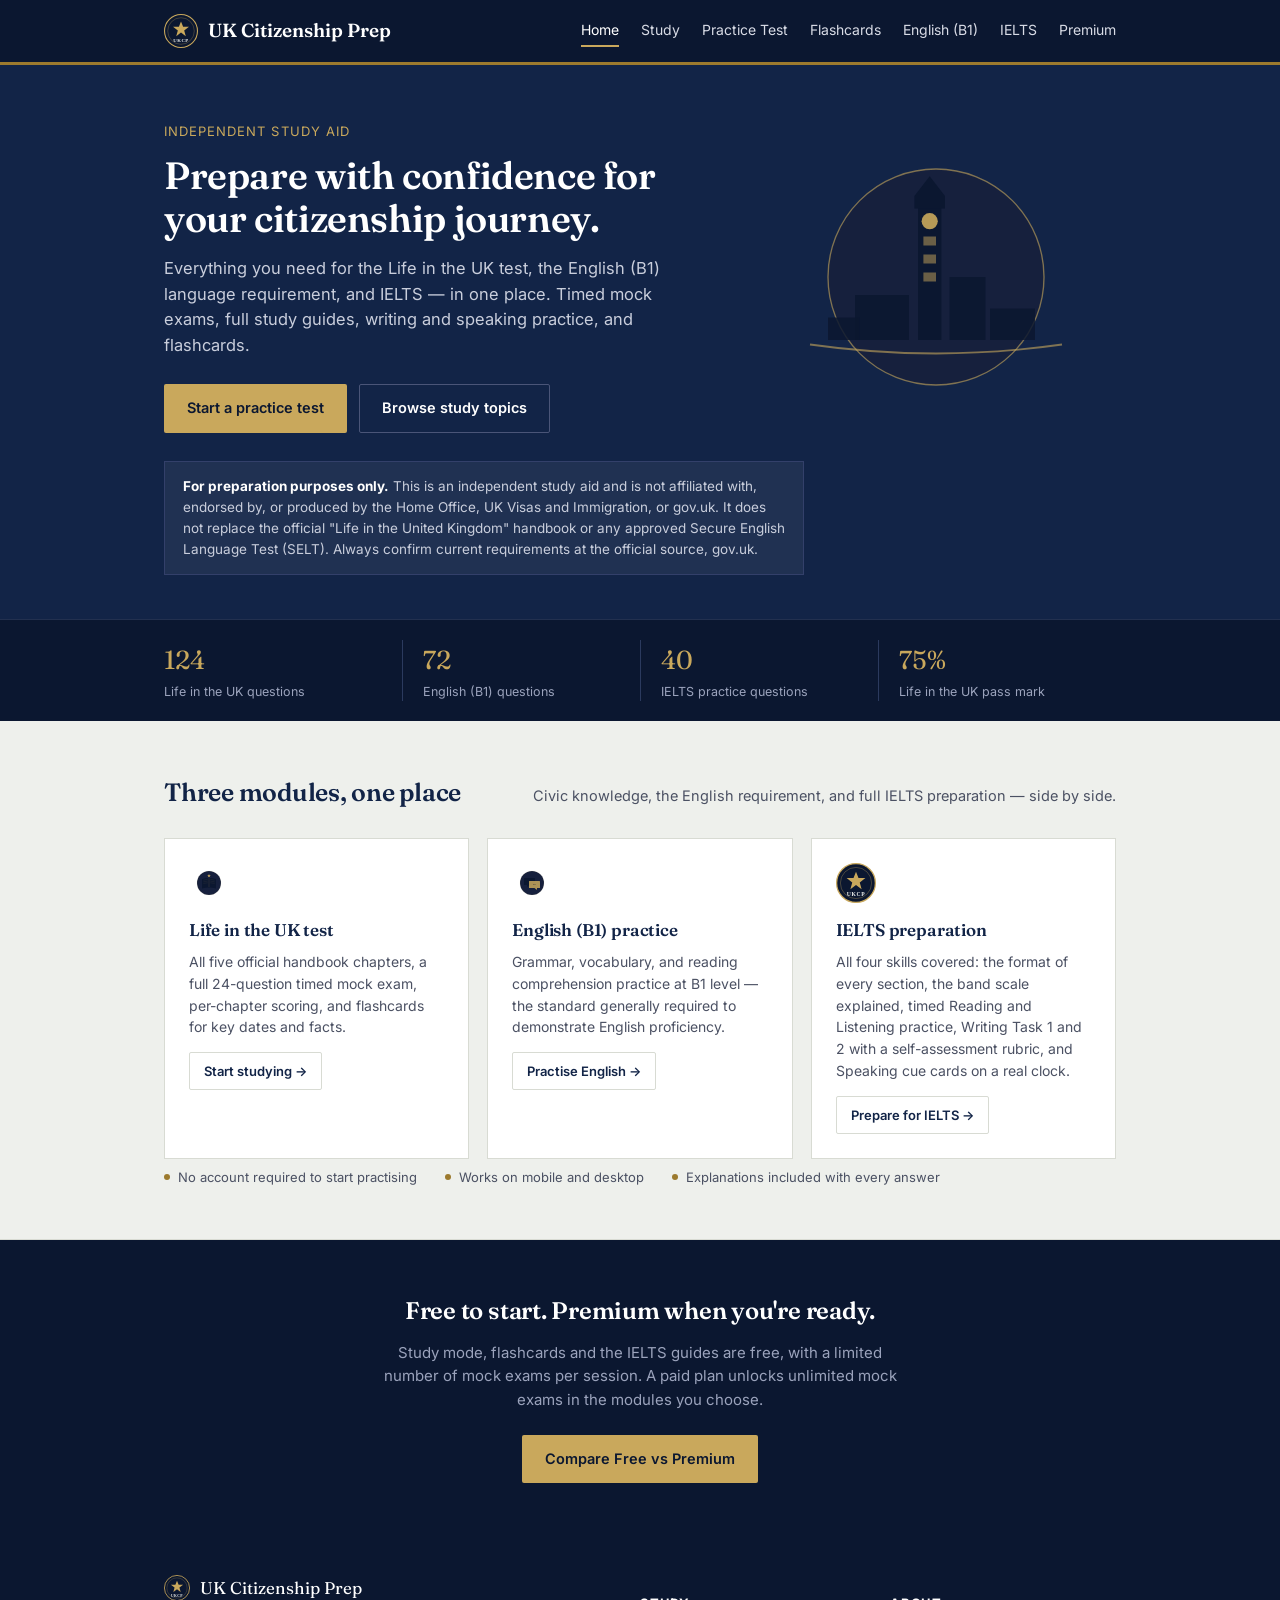
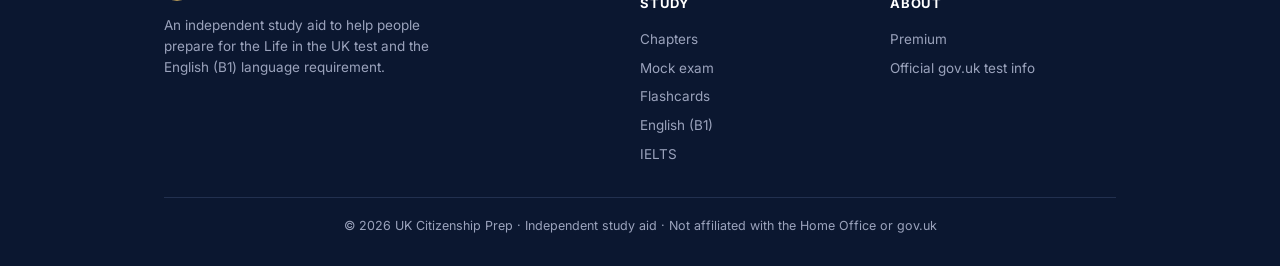
<file: index.html>
<!DOCTYPE html>
<html lang="en">
<head>
<meta charset="UTF-8">
<meta name="viewport" content="width=device-width, initial-scale=1.0">
<title>UK Citizenship Prep — Life in the UK, English (B1) &amp; IELTS Practice</title>
<meta name="description" content="Independent study aid for the Life in the UK test, the English (B1) language requirement and IELTS — mock exams, study guides, writing and speaking practice, and flashcards.">
<link rel="icon" href="assets/logo-mark.svg" type="image/svg+xml">
<link rel="preconnect" href="https://fonts.googleapis.com">
<link rel="preconnect" href="https://fonts.gstatic.com" crossorigin>
<link href="https://fonts.googleapis.com/css2?family=Fraunces:opsz,wght@9..144,400;9..144,500;9..144,600;9..144,700&family=Inter:wght@400;500;600;700&display=swap" rel="stylesheet">
<link rel="stylesheet" href="assets/style.css">
</head>
<body data-page="home">

<header class="site-header">
  <div class="site-header-inner">
    <a class="brand" href="index.html"><img src="assets/logo-mark.svg" alt="UK Citizenship Prep logo"> UK Citizenship Prep</a>
    <nav class="nav" id="mainNav">
      <a href="index.html" data-page="home">Home</a>
      <a href="study.html" data-page="study">Study</a>
      <a href="practice.html" data-page="practice">Practice Test</a>
      <a href="flashcards.html" data-page="flashcards">Flashcards</a>
      <a href="english.html" data-page="english">English (B1)</a>
      <a href="ielts.html" data-page="ielts">IELTS</a>
      <a href="premium.html" data-page="premium">Premium</a>
    </nav>
    <button class="nav-mobile-toggle" id="navToggle" aria-expanded="false" aria-controls="mainNav" aria-label="Toggle navigation menu">Menu</button>
  </div>
</header>

<section class="hero">
  <div class="hero-inner">
    <div class="hero-grid">
      <div>
        <div class="kicker">Independent Study Aid</div>
        <h1>Prepare with confidence for your citizenship journey.</h1>
        <p class="lead">Everything you need for the Life in the UK test, the English (B1) language requirement, and IELTS — in one place. Timed mock exams, full study guides, writing and speaking practice, and flashcards.</p>
        <div class="cta-row">
          <a class="btn btn-gold" href="practice.html">Start a practice test</a>
          <a class="btn btn-outline" href="study.html">Browse study topics</a>
        </div>
      </div>
      <img class="hero-art" src="assets/illus-parliament.svg" alt="Illustration of the Westminster skyline">
    </div>
    <div class="disclaimer">
      <strong>For preparation purposes only.</strong> This is an independent study aid and is not affiliated with, endorsed by, or produced by the Home Office, UK Visas and Immigration, or gov.uk. It does not replace the official "Life in the United Kingdom" handbook or any approved Secure English Language Test (SELT). Always confirm current requirements at the official source, gov.uk.
    </div>
  </div>
</section>

<div class="infostrip">
  <div class="infostrip-inner">
    <div class="infostrip-item"><div class="infostrip-num">124</div><div class="infostrip-label">Life in the UK questions</div></div>
    <div class="infostrip-item"><div class="infostrip-num">72</div><div class="infostrip-label">English (B1) questions</div></div>
    <div class="infostrip-item"><div class="infostrip-num">40</div><div class="infostrip-label">IELTS practice questions</div></div>
    <div class="infostrip-item"><div class="infostrip-num">75%</div><div class="infostrip-label">Life in the UK pass mark</div></div>
  </div>
</div>

<section class="panel">
  <div class="container">
    <div class="section-head">
      <h2>Three modules, one place</h2>
      <div class="sub">Civic knowledge, the English requirement, and full IELTS preparation — side by side.</div>
    </div>
    <div class="card-grid">
      <div class="feature-card">
        <img class="icon" src="assets/illus-book.svg" alt="" style="width:40px;height:40px;border-radius:4px;">
        <h3>Life in the UK test</h3>
        <p>All five official handbook chapters, a full 24-question timed mock exam, per-chapter scoring, and flashcards for key dates and facts.</p>
        <a class="btn btn-outline-navy btn-sm" href="study.html">Start studying →</a>
      </div>
      <div class="feature-card">
        <img class="icon" src="assets/illus-speech.svg" alt="" style="width:40px;height:40px;border-radius:4px;">
        <h3>English (B1) practice</h3>
        <p>Grammar, vocabulary, and reading comprehension practice at B1 level — the standard generally required to demonstrate English proficiency.</p>
        <a class="btn btn-outline-navy btn-sm" href="english.html">Practise English →</a>
      </div>
      <div class="feature-card">
        <img class="icon" src="assets/logo-mark.svg" alt="" style="width:40px;height:40px;">
        <h3>IELTS preparation</h3>
        <p>All four skills covered: the format of every section, the band scale explained, timed Reading and Listening practice, Writing Task 1 and 2 with a self-assessment rubric, and Speaking cue cards on a real clock.</p>
        <a class="btn btn-outline-navy btn-sm" href="ielts.html">Prepare for IELTS →</a>
      </div>
    </div>
    <div class="trust-row">
      <div class="trust-item"><span class="dot"></span>No account required to start practising</div>
      <div class="trust-item"><span class="dot"></span>Works on mobile and desktop</div>
      <div class="trust-item"><span class="dot"></span>Explanations included with every answer</div>
    </div>
  </div>
</section>

<section class="panel premium-band" style="border-bottom:none;">
  <div class="container" style="text-align:center;">
    <h2 style="color:#fff;">Free to start. Premium when you're ready.</h2>
    <p style="color:#9BA3BC;max-width:520px;margin:12px auto 24px;font-size:15px;">Study mode, flashcards and the IELTS guides are free, with a limited number of mock exams per session. A paid plan unlocks unlimited mock exams in the modules you choose.</p>
    <a class="btn btn-gold" href="premium.html">Compare Free vs Premium</a>
  </div>
</section>

<footer class="site-footer">
  <div class="container">
    <div class="footer-grid">
      <div>
        <div class="footer-brand"><img src="assets/logo-mark.svg" alt=""> UK Citizenship Prep</div>
        <p style="font-size:13.5px;max-width:280px;">An independent study aid to help people prepare for the Life in the UK test and the English (B1) language requirement.</p>
      </div>
      <div class="footer-col">
        <h4>Study</h4>
        <a href="study.html">Chapters</a>
        <a href="practice.html">Mock exam</a>
        <a href="flashcards.html">Flashcards</a>
        <a href="english.html">English (B1)</a>
        <a href="ielts.html">IELTS</a>
      </div>
      <div class="footer-col">
        <h4>About</h4>
        <a href="premium.html">Premium</a>
        <a href="https://www.gov.uk/life-in-the-uk-test" target="_blank" rel="noopener">Official gov.uk test info</a>
      </div>
    </div>
    <div class="footer-bottom">
      © <span id="footerYear"></span> UK Citizenship Prep · Independent study aid · Not affiliated with the Home Office or gov.uk
    </div>
  </div>
</footer>

<div id="modalRoot"></div>
<script src="assets/app.js"></script>
</body>
</html>
</file>
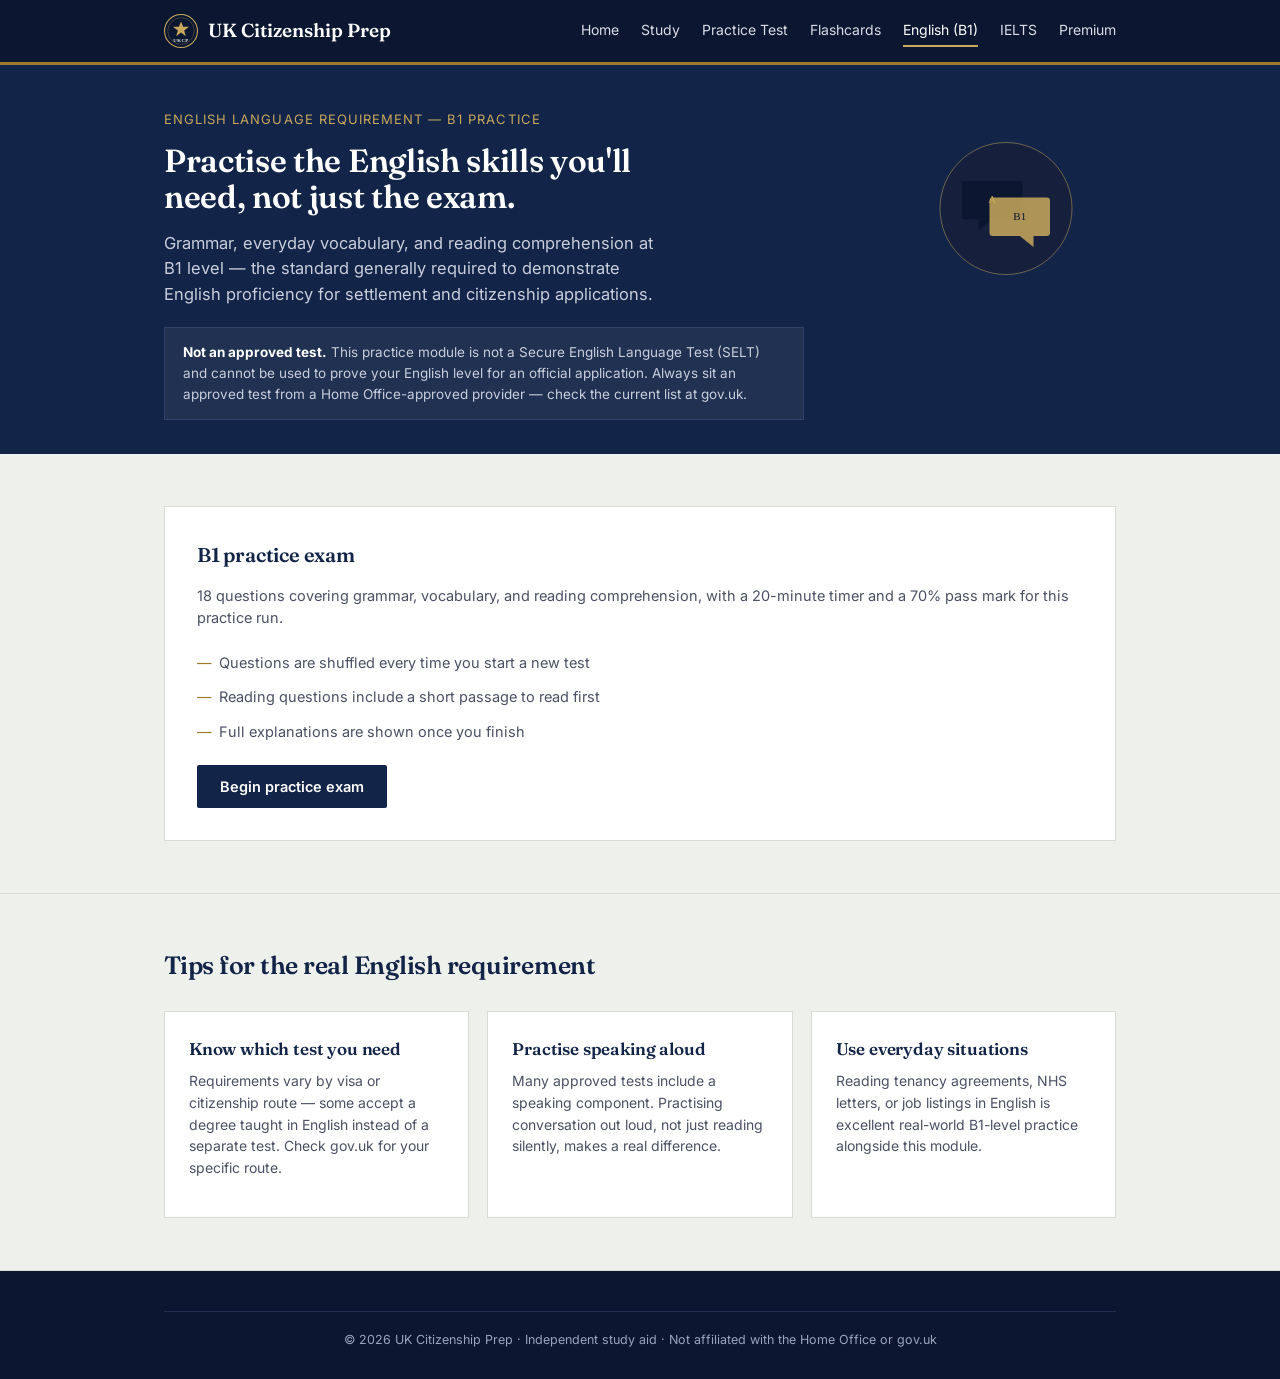
<file: english.html>
<!DOCTYPE html>
<html lang="en">
<head>
<meta charset="UTF-8">
<meta name="viewport" content="width=device-width, initial-scale=1.0">
<title>English (B1) Practice — UK Citizenship Prep</title>
<link rel="icon" href="assets/logo-mark.svg" type="image/svg+xml">
<link rel="preconnect" href="https://fonts.googleapis.com">
<link rel="preconnect" href="https://fonts.gstatic.com" crossorigin>
<link href="https://fonts.googleapis.com/css2?family=Fraunces:opsz,wght@9..144,400;9..144,500;9..144,600;9..144,700&family=Inter:wght@400;500;600;700&display=swap" rel="stylesheet">
<link rel="stylesheet" href="assets/style.css">
</head>
<body data-page="english">

<header class="site-header">
  <div class="site-header-inner">
    <a class="brand" href="index.html"><img src="assets/logo-mark.svg" alt="UK Citizenship Prep logo"> UK Citizenship Prep</a>
    <nav class="nav" id="mainNav">
      <a href="index.html" data-page="home">Home</a>
      <a href="study.html" data-page="study">Study</a>
      <a href="practice.html" data-page="practice">Practice Test</a>
      <a href="flashcards.html" data-page="flashcards">Flashcards</a>
      <a href="english.html" data-page="english">English (B1)</a>
      <a href="ielts.html" data-page="ielts">IELTS</a>
      <a href="premium.html" data-page="premium">Premium</a>
    </nav>
    <button class="nav-mobile-toggle" id="navToggle" aria-expanded="false" aria-controls="mainNav" aria-label="Toggle navigation menu">Menu</button>
  </div>
</header>

<section class="hero" style="padding:44px 0 34px;">
  <div class="hero-inner">
    <div class="hero-grid">
      <div>
        <div class="kicker">English Language Requirement — B1 Practice</div>
        <h1 style="font-size:32px;">Practise the English skills you'll need, not just the exam.</h1>
        <p class="lead" style="margin-bottom:0;">Grammar, everyday vocabulary, and reading comprehension at B1 level — the standard generally required to demonstrate English proficiency for settlement and citizenship applications.</p>
      </div>
      <img class="hero-art" src="assets/illus-speech.svg" alt="Illustration representing a conversation" style="max-width:220px;">
    </div>
    <div class="disclaimer" style="margin-top:20px;">
      <strong>Not an approved test.</strong> This practice module is not a Secure English Language Test (SELT) and cannot be used to prove your English level for an official application. Always sit an approved test from a Home Office-approved provider — check the current list at gov.uk.
    </div>
  </div>
</section>

<section class="panel">
  <div class="container">

    <div id="testSetup" class="test-setup">
      <h3>B1 practice exam</h3>
      <p style="color:var(--ink-soft);font-size:14.5px;">18 questions covering grammar, vocabulary, and reading comprehension, with a 20-minute timer and a 70% pass mark for this practice run.</p>
      <ul>
        <li>Questions are shuffled every time you start a new test</li>
        <li>Reading questions include a short passage to read first</li>
        <li>Full explanations are shown once you finish</li>
      </ul>
      <div id="dailyLimitNote" class="limit-note">
        You've used your 3 free practice tests for this session. <a href="premium.html">Upgrade to Premium</a> for unlimited tests.
      </div>
      <button class="btn btn-navy" id="startTestBtn">Begin practice exam</button>
    </div>

    <div id="quizArea" class="hidden"></div>
    <div id="resultsArea" class="hidden"></div>

  </div>
</section>

<section class="panel">
  <div class="container">
    <div class="section-head">
      <h2>Tips for the real English requirement</h2>
    </div>
    <div class="card-grid">
      <div class="feature-card">
        <h3>Know which test you need</h3>
        <p>Requirements vary by visa or citizenship route — some accept a degree taught in English instead of a separate test. Check gov.uk for your specific route.</p>
      </div>
      <div class="feature-card">
        <h3>Practise speaking aloud</h3>
        <p>Many approved tests include a speaking component. Practising conversation out loud, not just reading silently, makes a real difference.</p>
      </div>
      <div class="feature-card">
        <h3>Use everyday situations</h3>
        <p>Reading tenancy agreements, NHS letters, or job listings in English is excellent real-world B1-level practice alongside this module.</p>
      </div>
    </div>
  </div>
</section>

<footer class="site-footer">
  <div class="container">
    <div class="footer-bottom">
      © <span id="footerYear"></span> UK Citizenship Prep · Independent study aid · Not affiliated with the Home Office or gov.uk
    </div>
  </div>
</footer>

<div id="modalRoot"></div>
<script src="assets/questions-english.js"></script>
<script src="assets/config.js"></script>
<script src="assets/premium.js"></script>
<script src="assets/quiz-engine.js"></script>
<script src="assets/app.js"></script>
<script>
  initQuizEngine({
    setupId: 'testSetup',
    quizAreaId: 'quizArea',
    resultsId: 'resultsArea',
    limitNoteId: 'dailyLimitNote',
    startBtnId: 'startTestBtn',
    questions: EN_QUESTIONS,
    groups: EN_GROUPS,
    testLength: 18,
    testSeconds: 20 * 60,
    passMark: 0.70,
    freeLimit: 3,
    module: 'english'
  });
</script>
</body>
</html>
</file>
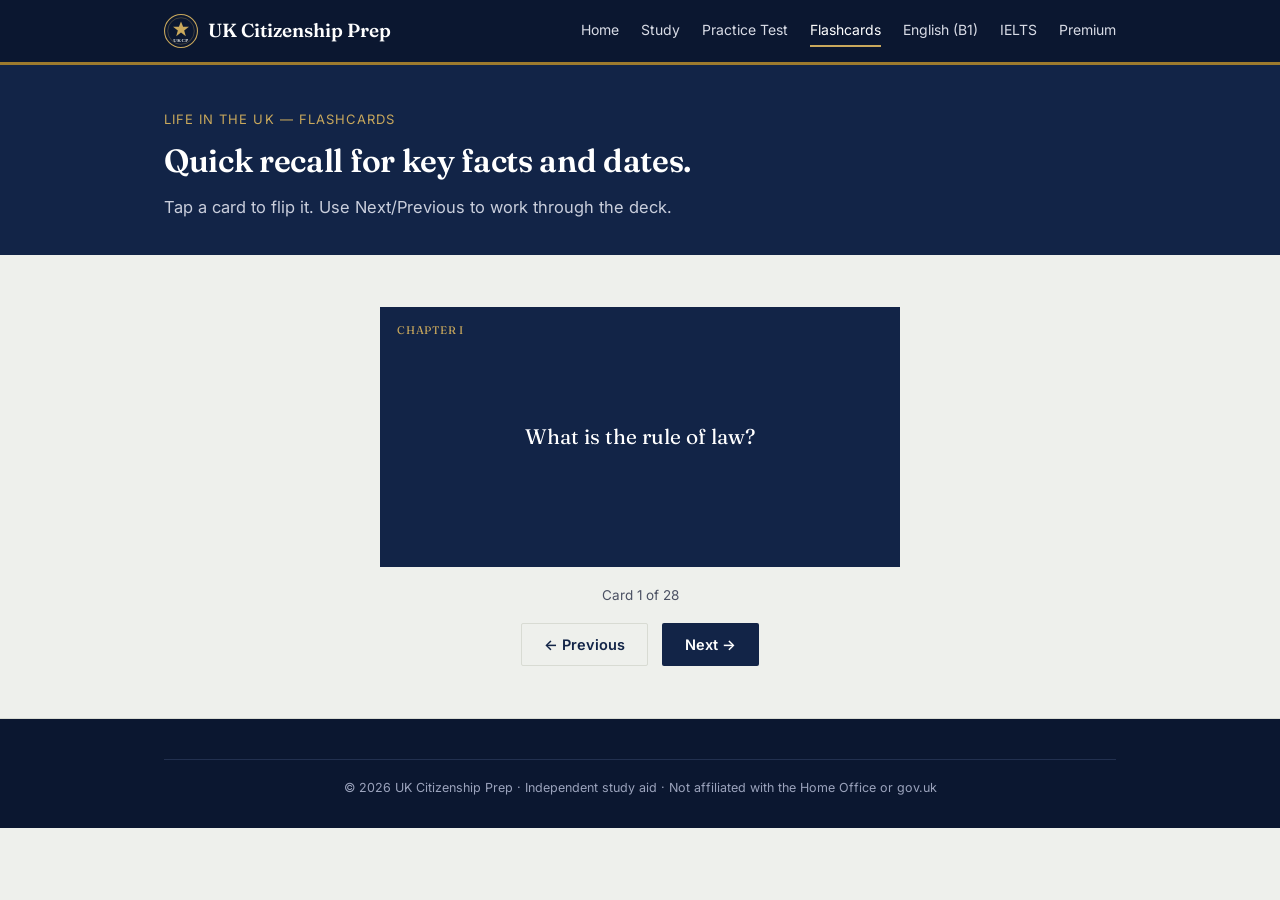
<file: flashcards.html>
<!DOCTYPE html>
<html lang="en">
<head>
<meta charset="UTF-8">
<meta name="viewport" content="width=device-width, initial-scale=1.0">
<title>Flashcards — UK Citizenship Prep</title>
<link rel="icon" href="assets/logo-mark.svg" type="image/svg+xml">
<link rel="preconnect" href="https://fonts.googleapis.com">
<link rel="preconnect" href="https://fonts.gstatic.com" crossorigin>
<link href="https://fonts.googleapis.com/css2?family=Fraunces:opsz,wght@9..144,400;9..144,500;9..144,600;9..144,700&family=Inter:wght@400;500;600;700&display=swap" rel="stylesheet">
<link rel="stylesheet" href="assets/style.css">
</head>
<body data-page="flashcards">

<header class="site-header">
  <div class="site-header-inner">
    <a class="brand" href="index.html"><img src="assets/logo-mark.svg" alt="UK Citizenship Prep logo"> UK Citizenship Prep</a>
    <nav class="nav" id="mainNav">
      <a href="index.html" data-page="home">Home</a>
      <a href="study.html" data-page="study">Study</a>
      <a href="practice.html" data-page="practice">Practice Test</a>
      <a href="flashcards.html" data-page="flashcards">Flashcards</a>
      <a href="english.html" data-page="english">English (B1)</a>
      <a href="ielts.html" data-page="ielts">IELTS</a>
      <a href="premium.html" data-page="premium">Premium</a>
    </nav>
    <button class="nav-mobile-toggle" id="navToggle" aria-expanded="false" aria-controls="mainNav" aria-label="Toggle navigation menu">Menu</button>
  </div>
</header>

<section class="hero" style="padding:44px 0 34px;">
  <div class="hero-inner">
    <div class="kicker">Life in the UK — Flashcards</div>
    <h1 style="font-size:32px;">Quick recall for key facts and dates.</h1>
    <p class="lead" style="margin-bottom:0;">Tap a card to flip it. Use Next/Previous to work through the deck.</p>
  </div>
</section>

<section class="panel">
  <div class="container">
    <div class="flash-wrap">
      <div class="flashcard" id="flashcard">
        <div class="flashcard-inner">
          <div class="flashcard-face front"><span class="tag" id="flashTagFront">Chapter</span><span id="flashFront"></span></div>
          <div class="flashcard-face back"><span class="tag" id="flashTagBack">Answer</span><span id="flashBack"></span></div>
        </div>
      </div>
      <div class="flash-count" id="flashCount"></div>
      <div class="flash-controls">
        <button class="btn btn-outline-navy" id="flashPrev">← Previous</button>
        <button class="btn btn-navy" id="flashNext">Next →</button>
      </div>
    </div>
  </div>
</section>

<footer class="site-footer">
  <div class="container">
    <div class="footer-bottom">
      © <span id="footerYear"></span> UK Citizenship Prep · Independent study aid · Not affiliated with the Home Office or gov.uk
    </div>
  </div>
</footer>

<div id="modalRoot"></div>
<script src="assets/questions-uk.js"></script>
<script src="assets/app.js"></script>
<script>
  let flashIndex = 0;
  function renderFlash() {
    const f = UK_FLASHCARDS[flashIndex];
    document.getElementById('flashTagFront').textContent = f.ch;
    document.getElementById('flashTagBack').textContent = f.ch;
    document.getElementById('flashFront').textContent = f.front;
    document.getElementById('flashBack').textContent = f.back;
    document.getElementById('flashCount').textContent = `Card ${flashIndex + 1} of ${UK_FLASHCARDS.length}`;
    document.getElementById('flashcard').classList.remove('flipped');
  }
  document.getElementById('flashcard').addEventListener('click', function () { this.classList.toggle('flipped'); });
  document.getElementById('flashNext').addEventListener('click', () => { flashIndex = (flashIndex + 1) % UK_FLASHCARDS.length; renderFlash(); });
  document.getElementById('flashPrev').addEventListener('click', () => { flashIndex = (flashIndex - 1 + UK_FLASHCARDS.length) % UK_FLASHCARDS.length; renderFlash(); });
  renderFlash();
</script>
</body>
</html>
</file>
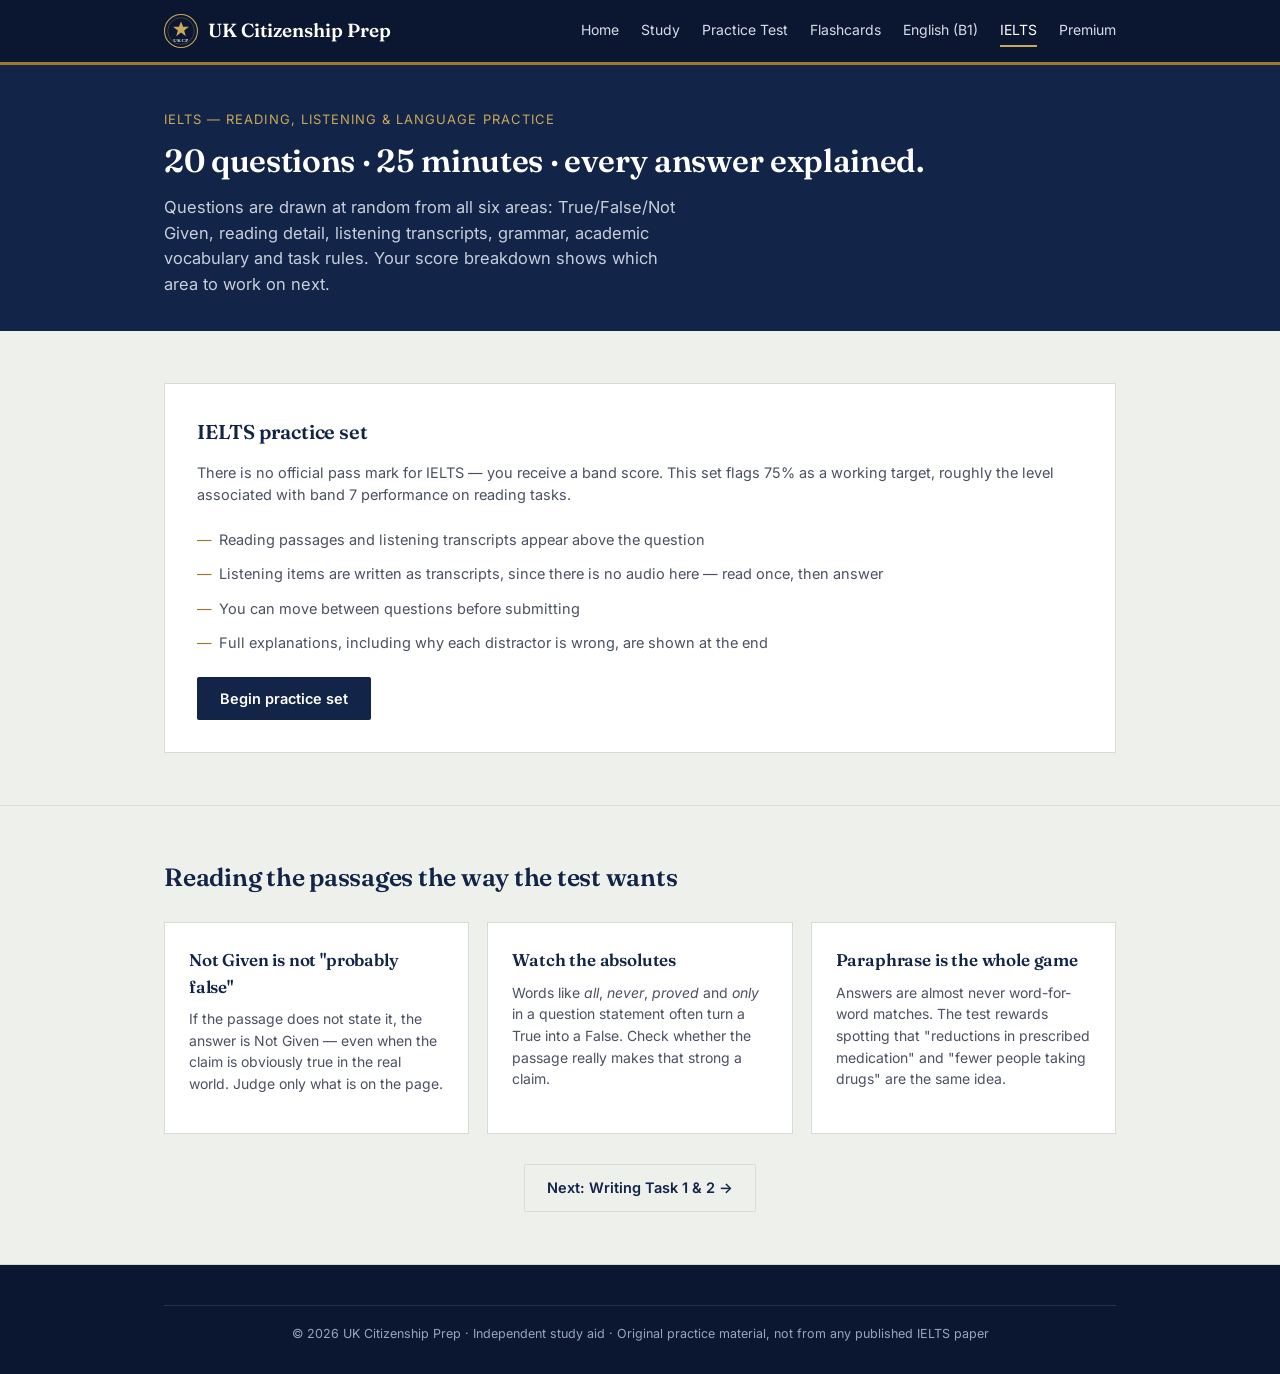
<file: ielts-practice.html>
<!DOCTYPE html>
<html lang="en">
<head>
<meta charset="UTF-8">
<meta name="viewport" content="width=device-width, initial-scale=1.0">
<title>IELTS Reading &amp; Listening Practice — UK Citizenship Prep</title>
<meta name="description" content="Timed IELTS practice: True/False/Not Given, reading detail, listening transcripts, grammar and academic vocabulary, with an explanation on every answer.">
<link rel="icon" href="assets/logo-mark.svg" type="image/svg+xml">
<link rel="preconnect" href="https://fonts.googleapis.com">
<link rel="preconnect" href="https://fonts.gstatic.com" crossorigin>
<link href="https://fonts.googleapis.com/css2?family=Fraunces:opsz,wght@9..144,400;9..144,500;9..144,600;9..144,700&family=Inter:wght@400;500;600;700&display=swap" rel="stylesheet">
<link rel="stylesheet" href="assets/style.css">
</head>
<body data-page="ielts">

<header class="site-header">
  <div class="site-header-inner">
    <a class="brand" href="index.html"><img src="assets/logo-mark.svg" alt="UK Citizenship Prep logo"> UK Citizenship Prep</a>
    <nav class="nav" id="mainNav">
      <a href="index.html" data-page="home">Home</a>
      <a href="study.html" data-page="study">Study</a>
      <a href="practice.html" data-page="practice">Practice Test</a>
      <a href="flashcards.html" data-page="flashcards">Flashcards</a>
      <a href="english.html" data-page="english">English (B1)</a>
      <a href="ielts.html" data-page="ielts">IELTS</a>
      <a href="premium.html" data-page="premium">Premium</a>
    </nav>
    <button class="nav-mobile-toggle" id="navToggle" aria-expanded="false" aria-controls="mainNav" aria-label="Toggle navigation menu">Menu</button>
  </div>
</header>

<section class="hero" style="padding:44px 0 34px;">
  <div class="hero-inner">
    <div class="kicker">IELTS — Reading, Listening &amp; Language Practice</div>
    <h1 style="font-size:32px;">20 questions · 25 minutes · every answer explained.</h1>
    <p class="lead" style="margin-bottom:0;">Questions are drawn at random from all six areas: True/False/Not Given, reading detail, listening transcripts, grammar, academic vocabulary and task rules. Your score breakdown shows which area to work on next.</p>
  </div>
</section>

<section class="panel">
  <div class="container">

    <div id="testSetup" class="test-setup">
      <h3>IELTS practice set</h3>
      <p style="color:var(--ink-soft);font-size:14.5px;">There is no official pass mark for IELTS — you receive a band score. This set flags 75% as a working target, roughly the level associated with band 7 performance on reading tasks.</p>
      <ul>
        <li>Reading passages and listening transcripts appear above the question</li>
        <li>Listening items are written as transcripts, since there is no audio here — read once, then answer</li>
        <li>You can move between questions before submitting</li>
        <li>Full explanations, including why each distractor is wrong, are shown at the end</li>
      </ul>
      <div id="dailyLimitNote" class="limit-note">
        You've used your 3 free practice sets for this session. <a href="premium.html">Upgrade to Premium</a> for unlimited practice.
      </div>
      <button class="btn btn-navy" id="startTestBtn">Begin practice set</button>
    </div>

    <div id="quizArea" class="hidden"></div>
    <div id="resultsArea" class="hidden"></div>

  </div>
</section>

<section class="panel">
  <div class="container">
    <div class="section-head">
      <h2>Reading the passages the way the test wants</h2>
    </div>
    <div class="card-grid">
      <div class="feature-card">
        <h3>Not Given is not "probably false"</h3>
        <p>If the passage does not state it, the answer is Not Given — even when the claim is obviously true in the real world. Judge only what is on the page.</p>
      </div>
      <div class="feature-card">
        <h3>Watch the absolutes</h3>
        <p>Words like <i>all</i>, <i>never</i>, <i>proved</i> and <i>only</i> in a question statement often turn a True into a False. Check whether the passage really makes that strong a claim.</p>
      </div>
      <div class="feature-card">
        <h3>Paraphrase is the whole game</h3>
        <p>Answers are almost never word-for-word matches. The test rewards spotting that "reductions in prescribed medication" and "fewer people taking drugs" are the same idea.</p>
      </div>
    </div>
    <div style="text-align:center;margin-top:30px;">
      <a class="btn btn-outline-navy" href="ielts-writing.html">Next: Writing Task 1 &amp; 2 →</a>
    </div>
  </div>
</section>

<footer class="site-footer">
  <div class="container">
    <div class="footer-bottom">
      © <span id="footerYear"></span> UK Citizenship Prep · Independent study aid · Original practice material, not from any published IELTS paper
    </div>
  </div>
</footer>

<div id="modalRoot"></div>
<script src="assets/questions-ielts.js"></script>
<script src="assets/config.js"></script>
<script src="assets/premium.js"></script>
<script src="assets/quiz-engine.js"></script>
<script src="assets/app.js"></script>
<script>
  initQuizEngine({
    setupId: 'testSetup',
    quizAreaId: 'quizArea',
    resultsId: 'resultsArea',
    limitNoteId: 'dailyLimitNote',
    startBtnId: 'startTestBtn',
    questions: IELTS_QUESTIONS,
    groups: IELTS_GROUPS,
    testLength: 20,
    testSeconds: 25 * 60,
    passMark: 0.75,
    freeLimit: 3,
    module: 'ielts'
  });
</script>
</body>
</html>
</file>
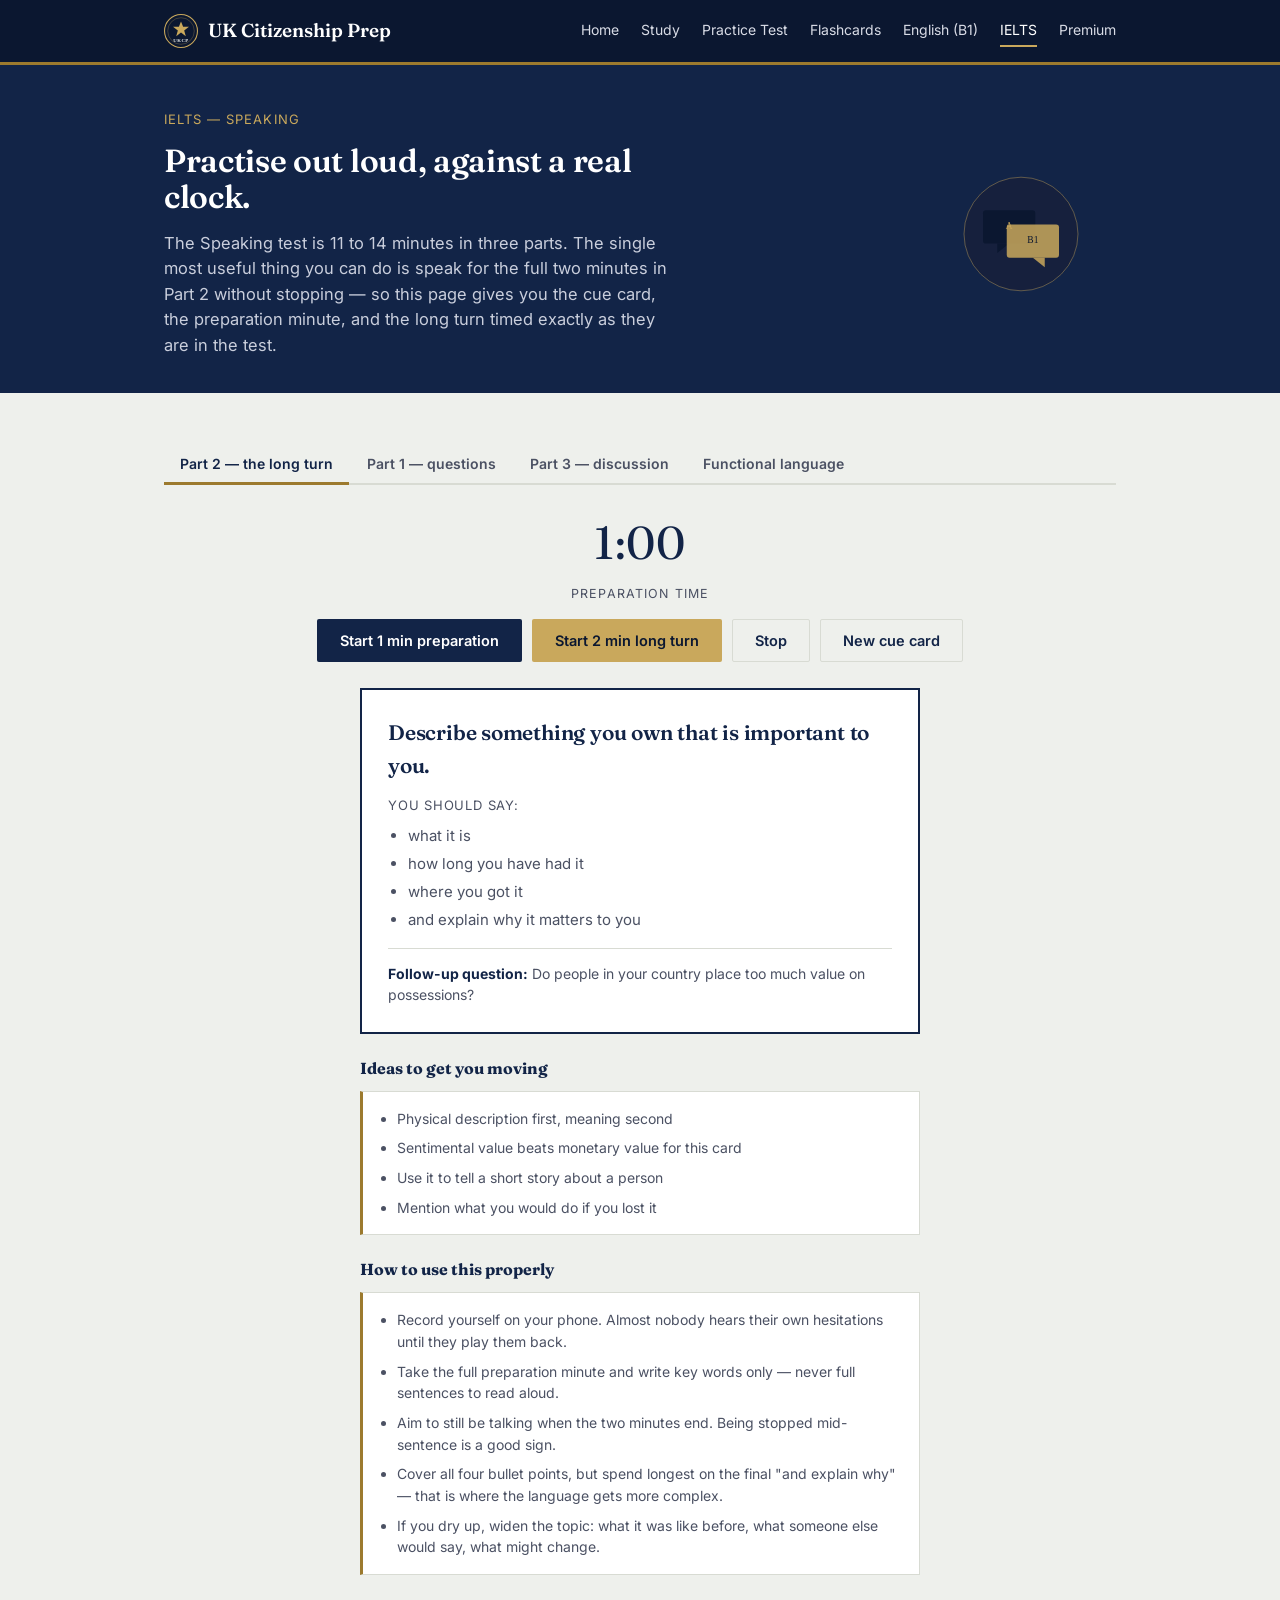
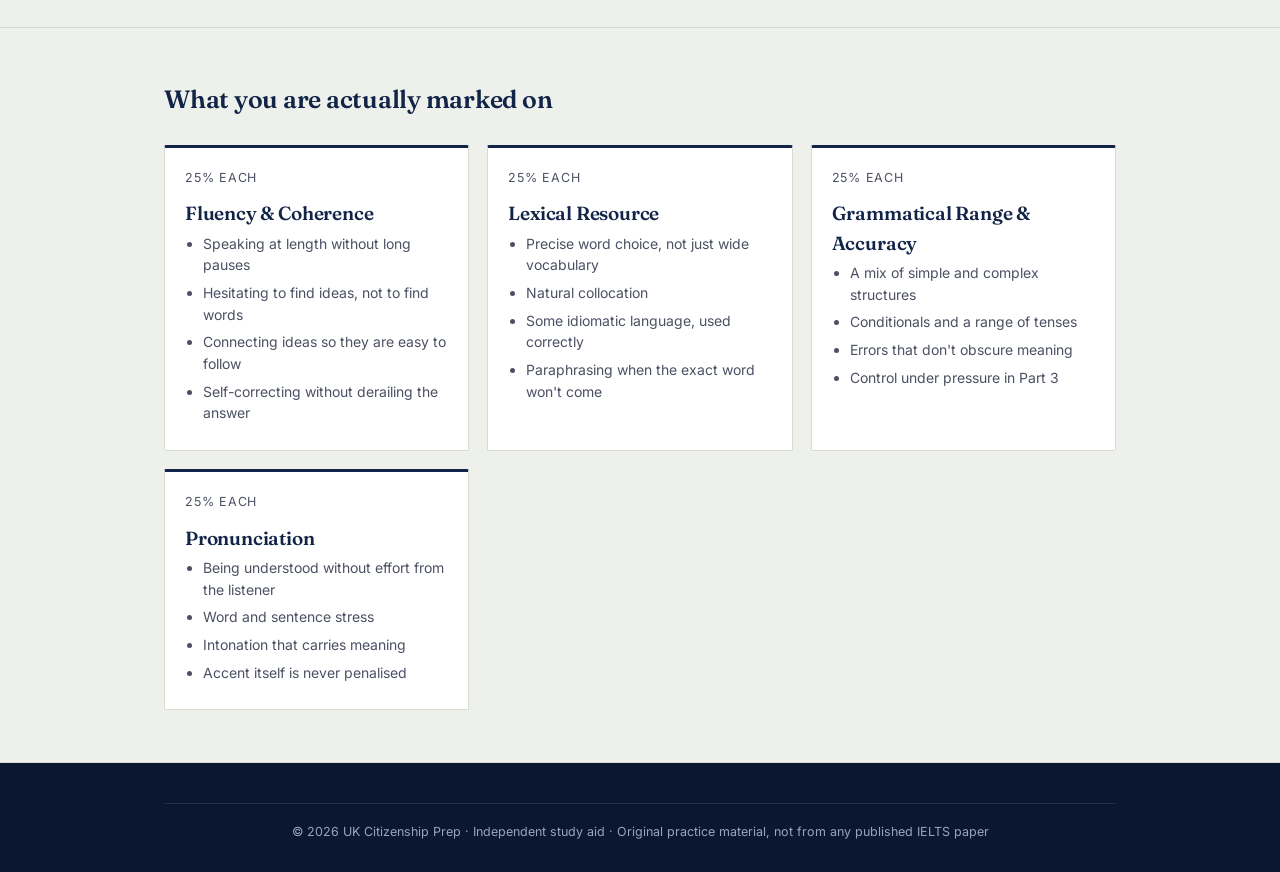
<file: ielts-speaking.html>
<!DOCTYPE html>
<html lang="en">
<head>
<meta charset="UTF-8">
<meta name="viewport" content="width=device-width, initial-scale=1.0">
<title>IELTS Speaking Parts 1, 2 and 3 Practice — UK Citizenship Prep</title>
<meta name="description" content="Practise all three parts of the IELTS Speaking test: a Part 1 question bank, cue cards with a one-minute preparation timer and two-minute long turn, and Part 3 discussion themes.">
<link rel="icon" href="assets/logo-mark.svg" type="image/svg+xml">
<link rel="preconnect" href="https://fonts.googleapis.com">
<link rel="preconnect" href="https://fonts.gstatic.com" crossorigin>
<link href="https://fonts.googleapis.com/css2?family=Fraunces:opsz,wght@9..144,400;9..144,500;9..144,600;9..144,700&family=Inter:wght@400;500;600;700&display=swap" rel="stylesheet">
<link rel="stylesheet" href="assets/style.css">
</head>
<body data-page="ielts">

<header class="site-header">
  <div class="site-header-inner">
    <a class="brand" href="index.html"><img src="assets/logo-mark.svg" alt="UK Citizenship Prep logo"> UK Citizenship Prep</a>
    <nav class="nav" id="mainNav">
      <a href="index.html" data-page="home">Home</a>
      <a href="study.html" data-page="study">Study</a>
      <a href="practice.html" data-page="practice">Practice Test</a>
      <a href="flashcards.html" data-page="flashcards">Flashcards</a>
      <a href="english.html" data-page="english">English (B1)</a>
      <a href="ielts.html" data-page="ielts">IELTS</a>
      <a href="premium.html" data-page="premium">Premium</a>
    </nav>
    <button class="nav-mobile-toggle" id="navToggle" aria-expanded="false" aria-controls="mainNav" aria-label="Toggle navigation menu">Menu</button>
  </div>
</header>

<section class="hero" style="padding:44px 0 34px;">
  <div class="hero-inner">
    <div class="hero-grid">
      <div>
        <div class="kicker">IELTS — Speaking</div>
        <h1 style="font-size:32px;">Practise out loud, against a real clock.</h1>
        <p class="lead" style="margin-bottom:0;">The Speaking test is 11 to 14 minutes in three parts. The single most useful thing you can do is speak for the full two minutes in Part 2 without stopping — so this page gives you the cue card, the preparation minute, and the long turn timed exactly as they are in the test.</p>
      </div>
      <img class="hero-art" src="assets/illus-speech.svg" alt="" style="max-width:190px;">
    </div>
  </div>
</section>

<section class="panel">
  <div class="container">
    <div id="speakTabs">
      <div class="tabs" role="tablist">
        <button class="tab active" role="tab" aria-selected="true" data-target="sp-p2">Part 2 — the long turn</button>
        <button class="tab" role="tab" aria-selected="false" data-target="sp-p1">Part 1 — questions</button>
        <button class="tab" role="tab" aria-selected="false" data-target="sp-p3">Part 3 — discussion</button>
        <button class="tab" role="tab" aria-selected="false" data-target="sp-lang">Functional language</button>
      </div>

      <!-- ===== PART 2 ===== -->
      <div class="tabpanel active" role="tabpanel" id="sp-p2">
        <div class="bigtimer" id="speakTimer">1:00</div>
        <div class="timer-label" id="speakLabel">Preparation time</div>
        <div class="timer-controls" style="margin-bottom:26px;">
          <button class="btn btn-navy" id="startPrep">Start 1 min preparation</button>
          <button class="btn btn-gold" id="startTalk">Start 2 min long turn</button>
          <button class="btn btn-outline-navy" id="stopTimer">Stop</button>
          <button class="btn btn-outline-navy" id="newCard">New cue card</button>
        </div>

        <div class="cue-card" id="cueCard"></div>

        <div style="max-width:560px;margin:22px auto 0;">
          <h4 style="font-family:'Fraunces',serif;font-size:16px;color:var(--navy);margin:0 0 10px;">Ideas to get you moving</h4>
          <ul class="tip-list" id="cueIdeas"></ul>
        </div>

        <div style="max-width:560px;margin:22px auto 0;">
          <h4 style="font-family:'Fraunces',serif;font-size:16px;color:var(--navy);margin:0 0 10px;">How to use this properly</h4>
          <ul class="tip-list">
            <li>Record yourself on your phone. Almost nobody hears their own hesitations until they play them back.</li>
            <li>Take the full preparation minute and write key words only — never full sentences to read aloud.</li>
            <li>Aim to still be talking when the two minutes end. Being stopped mid-sentence is a good sign.</li>
            <li>Cover all four bullet points, but spend longest on the final "and explain why" — that is where the language gets more complex.</li>
            <li>If you dry up, widen the topic: what it was like before, what someone else would say, what might change.</li>
          </ul>
        </div>
      </div>

      <!-- ===== PART 1 ===== -->
      <div class="tabpanel" role="tabpanel" id="sp-p1">
        <p style="font-size:14.5px;color:var(--ink-soft);max-width:640px;">Part 1 lasts four to five minutes on familiar topics. The examiner works through two or three topics, asking three or four questions each. Answer in two or three sentences — never one word, and never a two-minute speech.</p>
        <div id="p1Bank" style="margin-top:20px;"></div>
      </div>

      <!-- ===== PART 3 ===== -->
      <div class="tabpanel" role="tabpanel" id="sp-p3">
        <p style="font-size:14.5px;color:var(--ink-soft);max-width:640px;">Part 3 is a discussion of more abstract questions linked to your Part 2 topic. Answers should be longer and more developed than Part 1 — make a claim, give a reason, then consider a limit or exception. Speculating and disagreeing politely both show range.</p>
        <div id="p3Bank" style="margin-top:20px;"></div>
      </div>

      <!-- ===== LANGUAGE ===== -->
      <div class="tabpanel" role="tabpanel" id="sp-lang">
        <p style="font-size:14.5px;color:var(--ink-soft);max-width:640px;">These are functions, not scripts. Examiners recognise memorised chunks instantly, but knowing how to buy a second of thinking time, or how to concede a point gracefully, is genuine fluency.</p>
        <div class="phrase-grid" id="langGrid" style="margin-top:20px;"></div>
      </div>
    </div>
  </div>
</section>

<section class="panel">
  <div class="container">
    <div class="section-head"><h2>What you are actually marked on</h2></div>
    <div class="skill-grid">
      <div class="skill-card">
        <div class="skill-meta">25% each</div>
        <h3>Fluency &amp; Coherence</h3>
        <ul>
          <li>Speaking at length without long pauses</li>
          <li>Hesitating to find ideas, not to find words</li>
          <li>Connecting ideas so they are easy to follow</li>
          <li>Self-correcting without derailing the answer</li>
        </ul>
      </div>
      <div class="skill-card">
        <div class="skill-meta">25% each</div>
        <h3>Lexical Resource</h3>
        <ul>
          <li>Precise word choice, not just wide vocabulary</li>
          <li>Natural collocation</li>
          <li>Some idiomatic language, used correctly</li>
          <li>Paraphrasing when the exact word won't come</li>
        </ul>
      </div>
      <div class="skill-card">
        <div class="skill-meta">25% each</div>
        <h3>Grammatical Range &amp; Accuracy</h3>
        <ul>
          <li>A mix of simple and complex structures</li>
          <li>Conditionals and a range of tenses</li>
          <li>Errors that don't obscure meaning</li>
          <li>Control under pressure in Part 3</li>
        </ul>
      </div>
      <div class="skill-card">
        <div class="skill-meta">25% each</div>
        <h3>Pronunciation</h3>
        <ul>
          <li>Being understood without effort from the listener</li>
          <li>Word and sentence stress</li>
          <li>Intonation that carries meaning</li>
          <li>Accent itself is never penalised</li>
        </ul>
      </div>
    </div>
  </div>
</section>

<footer class="site-footer">
  <div class="container">
    <div class="footer-bottom">
      © <span id="footerYear"></span> UK Citizenship Prep · Independent study aid · Original practice material, not from any published IELTS paper
    </div>
  </div>
</footer>

<div id="modalRoot"></div>
<script src="assets/questions-ielts.js"></script>
<script src="assets/app.js"></script>
<script src="assets/ielts.js"></script>
<script>
  initTabs('speakTabs');

  // ----- Part 2 cue cards -----
  let cardIndex = Math.floor(Math.random() * IELTS_SPEAKING_P2.length);

  function renderCard() {
    const c = IELTS_SPEAKING_P2[cardIndex];
    document.getElementById('cueCard').innerHTML = `
      <h3>${c.card}</h3>
      <p style="font-size:13px;letter-spacing:.06em;text-transform:uppercase;color:var(--ink-soft);margin:0 0 8px;">You should say:</p>
      <ul>${c.bullets.map(b => `<li>${b}</li>`).join('')}</ul>
      <div class="follow"><b>Follow-up question:</b> ${c.followUp}</div>`;
    document.getElementById('cueIdeas').innerHTML = c.ideas.map(i => `<li>${i}</li>`).join('');
  }
  renderCard();

  const timerEl = document.getElementById('speakTimer');
  const labelEl = document.getElementById('speakLabel');
  const timer = makeTimer(timerEl, labelEl);

  document.getElementById('startPrep').addEventListener('click', () => {
    labelEl.textContent = 'Preparation time — write key words only';
    timer.start(60);
  });
  document.getElementById('startTalk').addEventListener('click', () => {
    labelEl.textContent = 'Long turn — keep talking until the timer stops';
    timer.start(120);
  });
  document.getElementById('stopTimer').addEventListener('click', () => {
    timer.stop();
    labelEl.textContent = 'Stopped';
  });
  document.getElementById('newCard').addEventListener('click', () => {
    cardIndex = pickDifferent(IELTS_SPEAKING_P2, cardIndex);
    renderCard();
    timer.reset(60);
    labelEl.textContent = 'Preparation time';
  });

  // ----- Part 1 -----
  document.getElementById('p1Bank').innerHTML = IELTS_SPEAKING_P1.map(t => `
    <div class="qbank">
      <h4>${t.topic}</h4>
      <ol>${t.qs.map(q => `<li>${q}</li>`).join('')}</ol>
    </div>`).join('');

  // ----- Part 3 -----
  document.getElementById('p3Bank').innerHTML = IELTS_SPEAKING_P3.map(t => `
    <div class="qbank">
      <h4>${t.theme}</h4>
      <ol>${t.qs.map(q => `<li>${q}</li>`).join('')}</ol>
    </div>`).join('');

  // ----- Functional language -----
  document.getElementById('langGrid').innerHTML = IELTS_SPEAKING_LANGUAGE.map(l => `
    <div class="phrase-card">
      <h5>${l.fn}</h5>
      ${l.phrases.map(p => `<p>“${p}”</p>`).join('')}
    </div>`).join('');
</script>
</body>
</html>
</file>
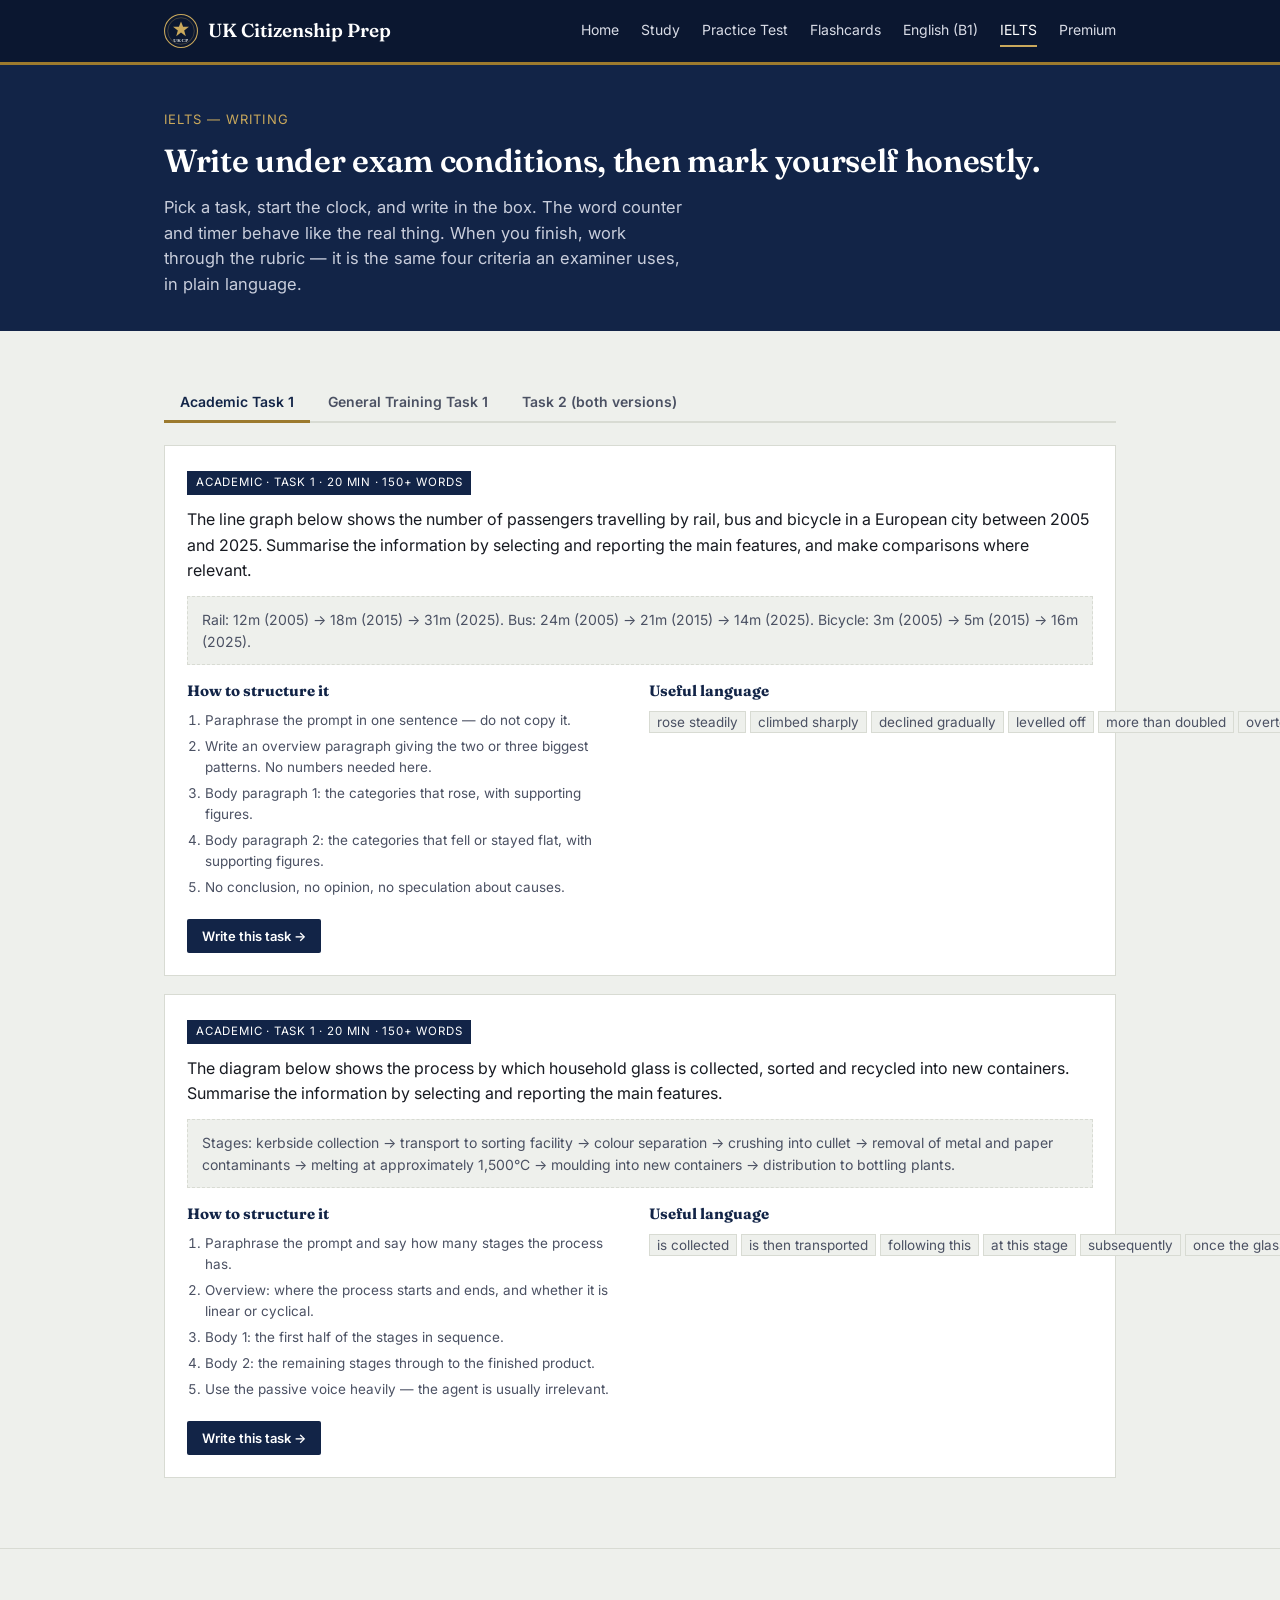
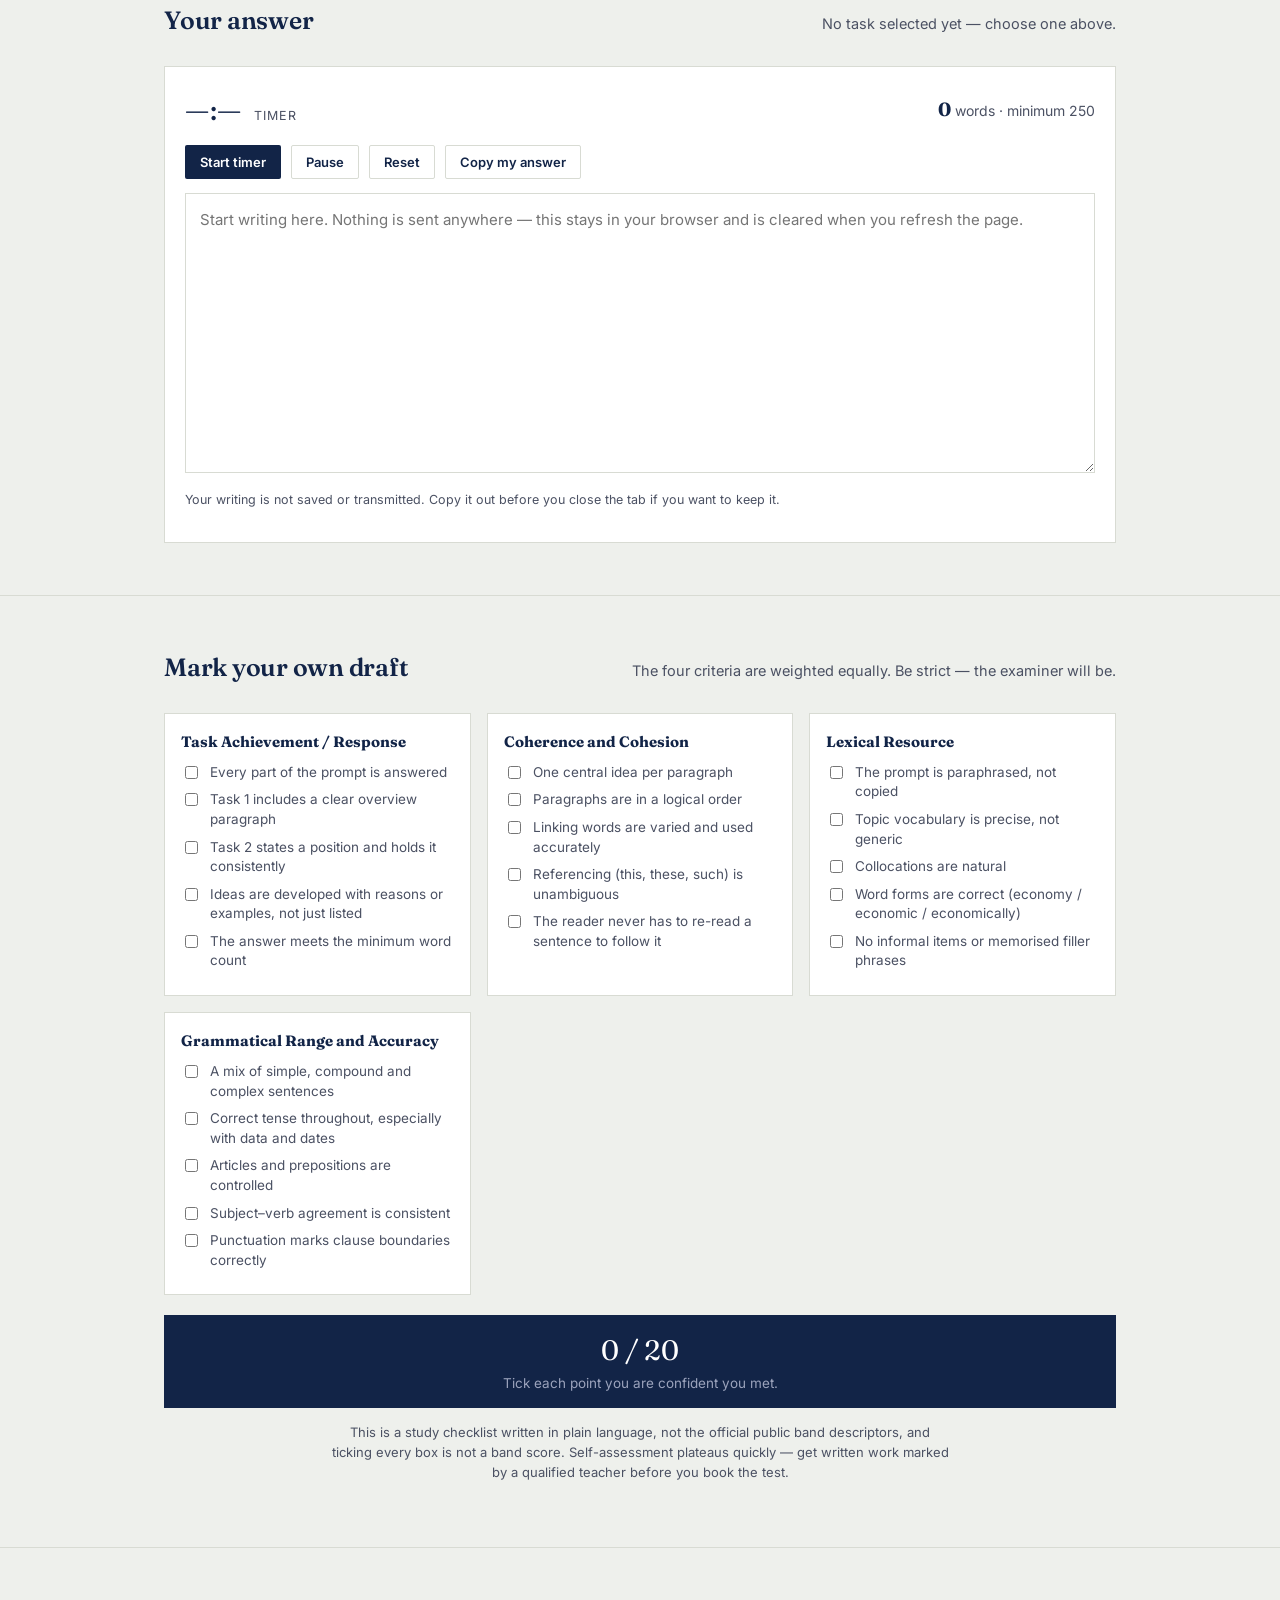
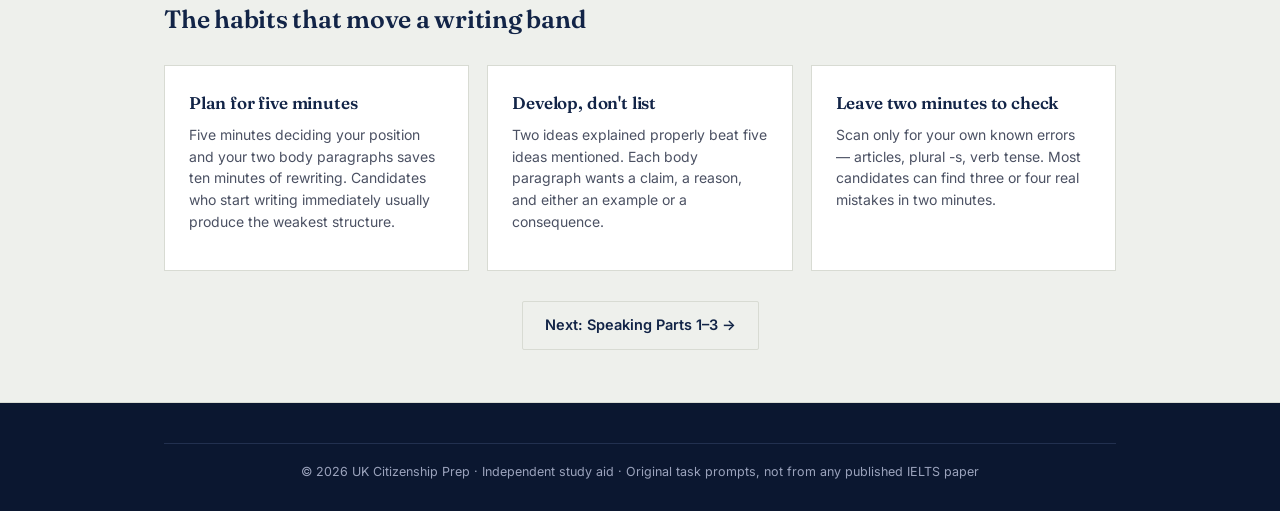
<file: ielts-writing.html>
<!DOCTYPE html>
<html lang="en">
<head>
<meta charset="UTF-8">
<meta name="viewport" content="width=device-width, initial-scale=1.0">
<title>IELTS Writing Task 1 &amp; Task 2 Practice — UK Citizenship Prep</title>
<meta name="description" content="Practise IELTS Writing Task 1 and Task 2 with Academic and General Training prompts, structure guides, a live word counter, exam timer and a self-assessment rubric.">
<link rel="icon" href="assets/logo-mark.svg" type="image/svg+xml">
<link rel="preconnect" href="https://fonts.googleapis.com">
<link rel="preconnect" href="https://fonts.gstatic.com" crossorigin>
<link href="https://fonts.googleapis.com/css2?family=Fraunces:opsz,wght@9..144,400;9..144,500;9..144,600;9..144,700&family=Inter:wght@400;500;600;700&display=swap" rel="stylesheet">
<link rel="stylesheet" href="assets/style.css">
</head>
<body data-page="ielts">

<header class="site-header">
  <div class="site-header-inner">
    <a class="brand" href="index.html"><img src="assets/logo-mark.svg" alt="UK Citizenship Prep logo"> UK Citizenship Prep</a>
    <nav class="nav" id="mainNav">
      <a href="index.html" data-page="home">Home</a>
      <a href="study.html" data-page="study">Study</a>
      <a href="practice.html" data-page="practice">Practice Test</a>
      <a href="flashcards.html" data-page="flashcards">Flashcards</a>
      <a href="english.html" data-page="english">English (B1)</a>
      <a href="ielts.html" data-page="ielts">IELTS</a>
      <a href="premium.html" data-page="premium">Premium</a>
    </nav>
    <button class="nav-mobile-toggle" id="navToggle" aria-expanded="false" aria-controls="mainNav" aria-label="Toggle navigation menu">Menu</button>
  </div>
</header>

<section class="hero" style="padding:44px 0 34px;">
  <div class="hero-inner">
    <div class="kicker">IELTS — Writing</div>
    <h1 style="font-size:32px;">Write under exam conditions, then mark yourself honestly.</h1>
    <p class="lead" style="margin-bottom:0;">Pick a task, start the clock, and write in the box. The word counter and timer behave like the real thing. When you finish, work through the rubric — it is the same four criteria an examiner uses, in plain language.</p>
  </div>
</section>

<section class="panel">
  <div class="container">
    <div id="taskTabs">
      <div class="tabs" role="tablist">
        <button class="tab active" role="tab" aria-selected="true" data-target="tp-academic">Academic Task 1</button>
        <button class="tab" role="tab" aria-selected="false" data-target="tp-general">General Training Task 1</button>
        <button class="tab" role="tab" aria-selected="false" data-target="tp-task2">Task 2 (both versions)</button>
      </div>
      <div class="tabpanel active" role="tabpanel" id="tp-academic"><div id="listAcademic"></div></div>
      <div class="tabpanel" role="tabpanel" id="tp-general"><div id="listGeneral"></div></div>
      <div class="tabpanel" role="tabpanel" id="tp-task2"><div id="listTask2"></div></div>
    </div>
  </div>
</section>

<!-- ============ THE WRITING ROOM ============ -->
<section class="panel" id="writingRoom">
  <div class="container">
    <div class="section-head">
      <h2>Your answer</h2>
      <div class="sub" id="activeTaskName">No task selected yet — choose one above.</div>
    </div>

    <div class="writer-wrap">
      <div class="writer-bar">
        <div>
          <span class="bigtimer" id="writeTimer" style="font-size:30px;margin:0;">—:—</span>
          <span class="timer-label" id="writeTimerLabel" style="display:inline;margin-left:8px;">Timer</span>
        </div>
        <div class="wordcount" id="wordCount"><b>0</b> words · minimum 250</div>
      </div>
      <div class="timer-controls" style="justify-content:flex-start;margin-bottom:14px;">
        <button class="btn btn-navy btn-sm" id="startWriteTimer">Start timer</button>
        <button class="btn btn-outline-navy btn-sm" id="pauseWriteTimer">Pause</button>
        <button class="btn btn-outline-navy btn-sm" id="resetWriteTimer">Reset</button>
        <button class="btn btn-outline-navy btn-sm" id="copyAnswer">Copy my answer</button>
      </div>
      <label for="answerBox" class="hidden">Your answer</label>
      <textarea id="answerBox" placeholder="Start writing here. Nothing is sent anywhere — this stays in your browser and is cleared when you refresh the page."></textarea>
      <p style="font-size:12.5px;color:var(--ink-soft);margin-top:10px;">Your writing is not saved or transmitted. Copy it out before you close the tab if you want to keep it.</p>
    </div>
  </div>
</section>

<!-- ============ RUBRIC ============ -->
<section class="panel">
  <div class="container">
    <div class="section-head">
      <h2>Mark your own draft</h2>
      <div class="sub">The four criteria are weighted equally. Be strict — the examiner will be.</div>
    </div>
    <div class="rubric" id="rubricWrap"></div>
    <div class="rubric-score" id="rubricScore"></div>
    <p style="font-size:13px;color:var(--ink-soft);margin-top:14px;text-align:center;max-width:620px;margin-left:auto;margin-right:auto;">
      This is a study checklist written in plain language, not the official public band descriptors, and ticking every box is not a band score. Self-assessment plateaus quickly — get written work marked by a qualified teacher before you book the test.
    </p>
  </div>
</section>

<!-- ============ GENERAL ADVICE ============ -->
<section class="panel">
  <div class="container">
    <div class="section-head"><h2>The habits that move a writing band</h2></div>
    <div class="card-grid">
      <div class="feature-card">
        <h3>Plan for five minutes</h3>
        <p>Five minutes deciding your position and your two body paragraphs saves ten minutes of rewriting. Candidates who start writing immediately usually produce the weakest structure.</p>
      </div>
      <div class="feature-card">
        <h3>Develop, don't list</h3>
        <p>Two ideas explained properly beat five ideas mentioned. Each body paragraph wants a claim, a reason, and either an example or a consequence.</p>
      </div>
      <div class="feature-card">
        <h3>Leave two minutes to check</h3>
        <p>Scan only for your own known errors — articles, plural -s, verb tense. Most candidates can find three or four real mistakes in two minutes.</p>
      </div>
    </div>
    <div style="text-align:center;margin-top:30px;">
      <a class="btn btn-outline-navy" href="ielts-speaking.html">Next: Speaking Parts 1–3 →</a>
    </div>
  </div>
</section>

<footer class="site-footer">
  <div class="container">
    <div class="footer-bottom">
      © <span id="footerYear"></span> UK Citizenship Prep · Independent study aid · Original task prompts, not from any published IELTS paper
    </div>
  </div>
</footer>

<div id="modalRoot"></div>
<script src="assets/questions-ielts.js"></script>
<script src="assets/app.js"></script>
<script src="assets/ielts.js"></script>
<script>
  initTabs('taskTabs');

  function taskCardHTML(t) {
    const gt = t.version === 'General Training';
    return `
      <div class="task-card">
        <span class="task-tag ${gt ? 'gt' : ''}">${t.version} · ${t.task} · ${t.minutes} min · ${t.words}+ words</span>
        <div class="task-prompt">${t.prompt}</div>
        <div class="task-data">${t.data}</div>
        <div style="display:grid;grid-template-columns:repeat(auto-fit,minmax(240px,1fr));gap:18px;margin-bottom:16px;">
          <div>
            <h4 style="font-family:'Fraunces',serif;font-size:15px;color:var(--navy);margin:0 0 8px;">How to structure it</h4>
            <ol style="margin:0;padding-left:18px;font-size:13.5px;color:var(--ink-soft);">
              ${t.structure.map(s => `<li style="margin-bottom:5px;">${s}</li>`).join('')}
            </ol>
          </div>
          <div>
            <h4 style="font-family:'Fraunces',serif;font-size:15px;color:var(--navy);margin:0 0 8px;">Useful language</h4>
            <div style="font-size:13.5px;color:var(--ink-soft);line-height:1.9;">
              ${t.language.map(l => `<span style="background:var(--paper);border:1px solid var(--line);padding:2px 7px;margin-right:4px;white-space:nowrap;">${l}</span>`).join('')}
            </div>
          </div>
        </div>
        <button class="btn btn-navy btn-sm" data-task="${t.id}">Write this task →</button>
      </div>`;
  }

  document.getElementById('listAcademic').innerHTML =
    IELTS_WRITING.filter(t => t.version === 'Academic').map(taskCardHTML).join('');
  document.getElementById('listGeneral').innerHTML =
    IELTS_WRITING.filter(t => t.version === 'General Training').map(taskCardHTML).join('');
  document.getElementById('listTask2').innerHTML =
    IELTS_WRITING.filter(t => t.version === 'Both').map(taskCardHTML).join('');

  // ----- Writing room wiring -----
  const timerEl = document.getElementById('writeTimer');
  const labelEl = document.getElementById('writeTimerLabel');
  const timer = makeTimer(timerEl, labelEl);
  let activeTask = null;

  function loadTask(id) {
    activeTask = IELTS_WRITING.find(t => t.id === id);
    if (!activeTask) return;
    document.getElementById('activeTaskName').innerHTML =
      `<b>${activeTask.version} · ${activeTask.task}</b> — ${activeTask.minutes} minutes, minimum ${activeTask.words} words`;
    labelEl.textContent = `${activeTask.minutes}-minute task`;
    timer.reset(activeTask.minutes * 60);
    initWordCounter('answerBox', 'wordCount', activeTask.words);
    document.getElementById('writingRoom').scrollIntoView({ behavior: 'smooth' });
  }

  document.querySelectorAll('[data-task]').forEach(btn => {
    btn.addEventListener('click', () => loadTask(btn.dataset.task));
  });

  document.getElementById('startWriteTimer').addEventListener('click', () => {
    if (!activeTask) { alert('Choose a task above first.'); return; }
    timer.start(activeTask.minutes * 60);
  });
  document.getElementById('pauseWriteTimer').addEventListener('click', () => timer.toggle());
  document.getElementById('resetWriteTimer').addEventListener('click', () => {
    if (activeTask) timer.reset(activeTask.minutes * 60);
  });
  document.getElementById('copyAnswer').addEventListener('click', () => {
    const text = document.getElementById('answerBox').value;
    if (!text.trim()) return;
    navigator.clipboard?.writeText(text).then(() => {
      const b = document.getElementById('copyAnswer');
      b.textContent = 'Copied';
      setTimeout(() => b.textContent = 'Copy my answer', 1600);
    });
  });

  initWordCounter('answerBox', 'wordCount', 250);
  renderRubric('rubricWrap', 'rubricScore', IELTS_WRITING_RUBRIC);
</script>
</body>
</html>
</file>
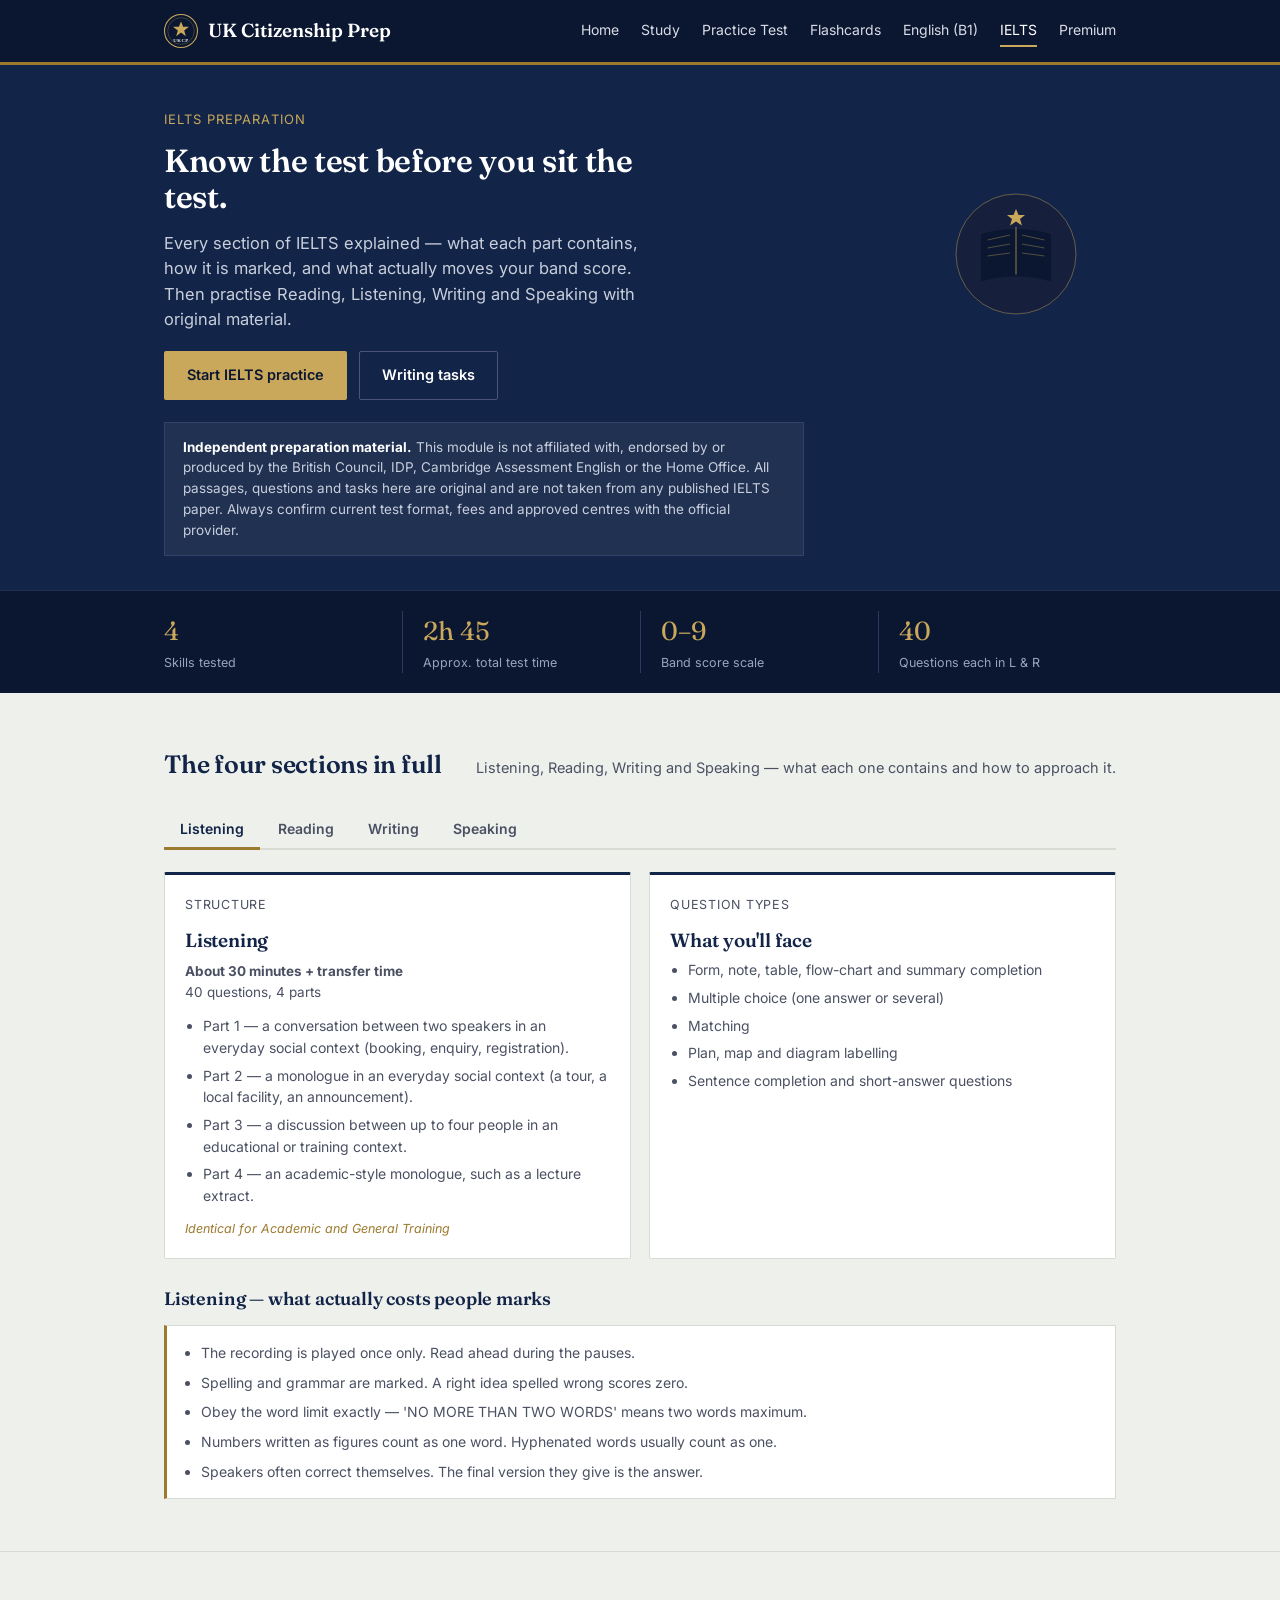
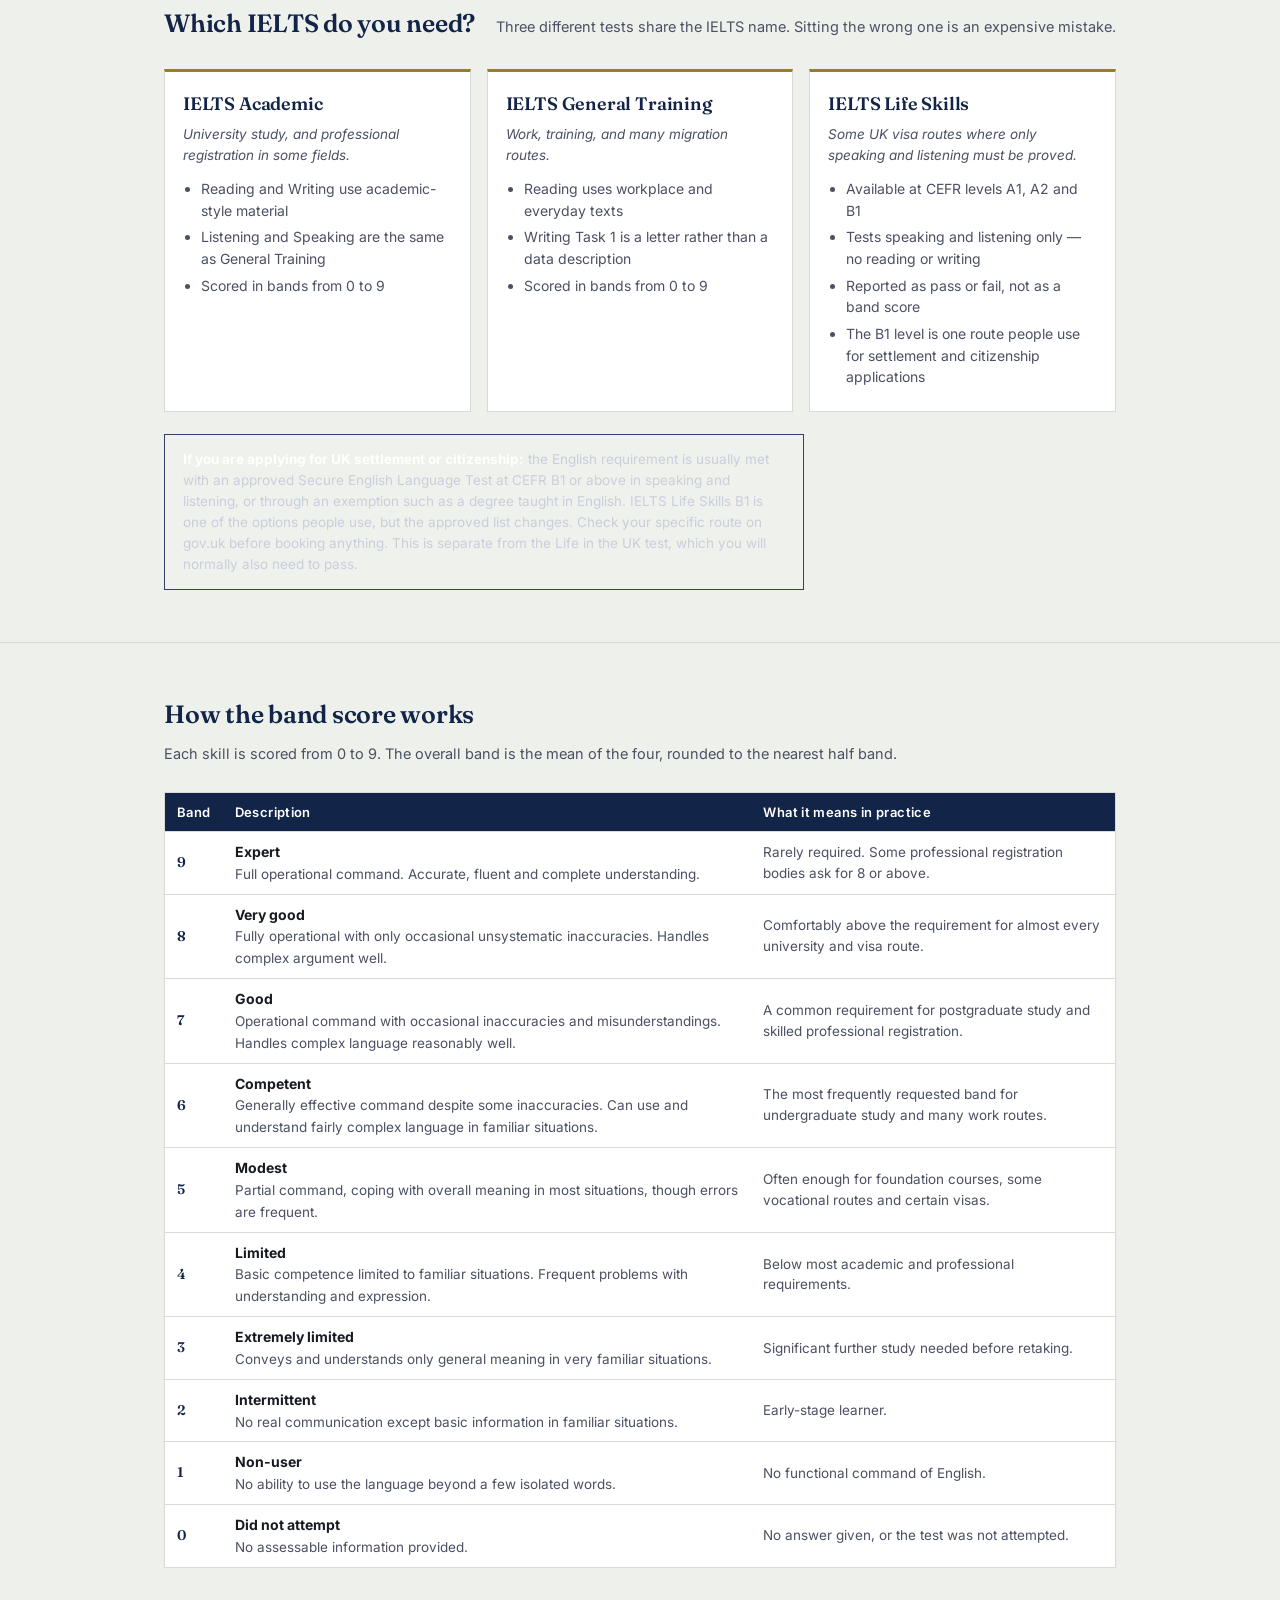
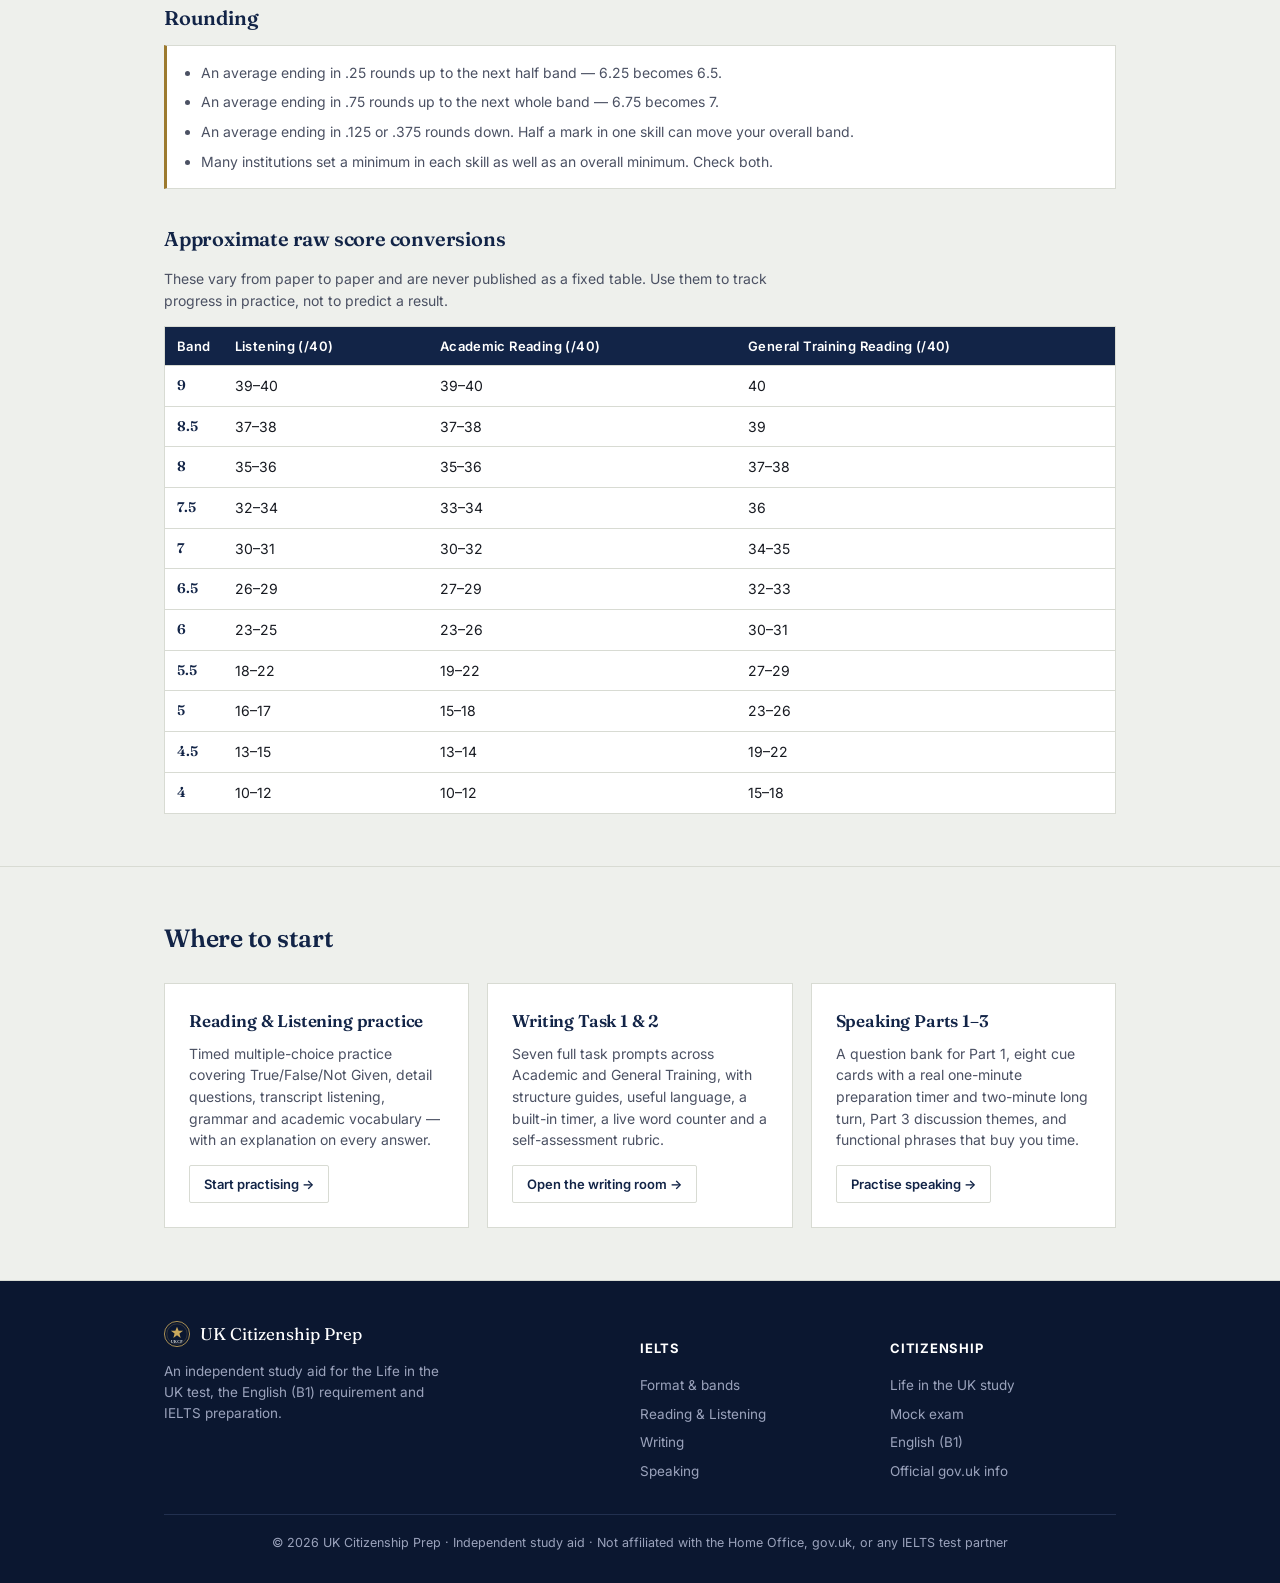
<file: ielts.html>
<!DOCTYPE html>
<html lang="en">
<head>
<meta charset="UTF-8">
<meta name="viewport" content="width=device-width, initial-scale=1.0">
<title>IELTS Preparation — Format, Bands and Practice | UK Citizenship Prep</title>
<meta name="description" content="A complete IELTS preparation guide: Listening, Reading, Writing and Speaking format, Academic vs General Training vs Life Skills, the band scale, and free practice.">
<link rel="icon" href="assets/logo-mark.svg" type="image/svg+xml">
<link rel="preconnect" href="https://fonts.googleapis.com">
<link rel="preconnect" href="https://fonts.gstatic.com" crossorigin>
<link href="https://fonts.googleapis.com/css2?family=Fraunces:opsz,wght@9..144,400;9..144,500;9..144,600;9..144,700&family=Inter:wght@400;500;600;700&display=swap" rel="stylesheet">
<link rel="stylesheet" href="assets/style.css">
</head>
<body data-page="ielts">

<header class="site-header">
  <div class="site-header-inner">
    <a class="brand" href="index.html"><img src="assets/logo-mark.svg" alt="UK Citizenship Prep logo"> UK Citizenship Prep</a>
    <nav class="nav" id="mainNav">
      <a href="index.html" data-page="home">Home</a>
      <a href="study.html" data-page="study">Study</a>
      <a href="practice.html" data-page="practice">Practice Test</a>
      <a href="flashcards.html" data-page="flashcards">Flashcards</a>
      <a href="english.html" data-page="english">English (B1)</a>
      <a href="ielts.html" data-page="ielts">IELTS</a>
      <a href="premium.html" data-page="premium">Premium</a>
    </nav>
    <button class="nav-mobile-toggle" id="navToggle" aria-expanded="false" aria-controls="mainNav" aria-label="Toggle navigation menu">Menu</button>
  </div>
</header>

<section class="hero" style="padding:44px 0 34px;">
  <div class="hero-inner">
    <div class="hero-grid">
      <div>
        <div class="kicker">IELTS Preparation</div>
        <h1 style="font-size:32px;">Know the test before you sit the test.</h1>
        <p class="lead" style="margin-bottom:18px;">Every section of IELTS explained — what each part contains, how it is marked, and what actually moves your band score. Then practise Reading, Listening, Writing and Speaking with original material.</p>
        <div class="cta-row">
          <a class="btn btn-gold" href="ielts-practice.html">Start IELTS practice</a>
          <a class="btn btn-outline" href="ielts-writing.html">Writing tasks</a>
        </div>
      </div>
      <img class="hero-art" src="assets/illus-book.svg" alt="" style="max-width:200px;">
    </div>
    <div class="disclaimer" style="margin-top:22px;">
      <strong>Independent preparation material.</strong> This module is not affiliated with, endorsed by or produced by the British Council, IDP, Cambridge Assessment English or the Home Office. All passages, questions and tasks here are original and are not taken from any published IELTS paper. Always confirm current test format, fees and approved centres with the official provider.
    </div>
  </div>
</section>

<div class="infostrip">
  <div class="infostrip-inner">
    <div class="infostrip-item"><div class="infostrip-num">4</div><div class="infostrip-label">Skills tested</div></div>
    <div class="infostrip-item"><div class="infostrip-num">2h&nbsp;45</div><div class="infostrip-label">Approx. total test time</div></div>
    <div class="infostrip-item"><div class="infostrip-num">0–9</div><div class="infostrip-label">Band score scale</div></div>
    <div class="infostrip-item"><div class="infostrip-num">40</div><div class="infostrip-label">Questions each in L &amp; R</div></div>
  </div>
</div>

<!-- ============ FORMAT ============ -->
<section class="panel">
  <div class="container">
    <div class="section-head">
      <h2>The four sections in full</h2>
      <div class="sub">Listening, Reading, Writing and Speaking — what each one contains and how to approach it.</div>
    </div>
    <div id="formatTabs">
      <div class="tabs" role="tablist" id="formatTabList"></div>
      <div id="formatPanels"></div>
    </div>
  </div>
</section>

<!-- ============ VERSIONS ============ -->
<section class="panel">
  <div class="container">
    <div class="section-head">
      <h2>Which IELTS do you need?</h2>
      <div class="sub">Three different tests share the IELTS name. Sitting the wrong one is an expensive mistake.</div>
    </div>
    <div class="version-grid" id="versionGrid"></div>
    <div class="disclaimer" style="margin-top:22px;">
      <strong>If you are applying for UK settlement or citizenship:</strong> the English requirement is usually met with an approved Secure English Language Test at CEFR B1 or above in speaking and listening, or through an exemption such as a degree taught in English. IELTS Life Skills B1 is one of the options people use, but the approved list changes. Check your specific route on gov.uk before booking anything. This is separate from the <a href="practice.html">Life in the UK test</a>, which you will normally also need to pass.
    </div>
  </div>
</section>

<!-- ============ BANDS ============ -->
<section class="panel">
  <div class="container">
    <div class="section-head">
      <h2>How the band score works</h2>
      <div class="sub">Each skill is scored from 0 to 9. The overall band is the mean of the four, rounded to the nearest half band.</div>
    </div>
    <div class="table-scroll">
      <table class="reftable">
        <thead><tr><th>Band</th><th>Description</th><th>What it means in practice</th></tr></thead>
        <tbody id="bandBody"></tbody>
      </table>
    </div>

    <h3 style="margin-top:34px;font-size:20px;">Rounding</h3>
    <ul class="tip-list" style="margin-top:12px;">
      <li>An average ending in .25 rounds up to the next half band — 6.25 becomes 6.5.</li>
      <li>An average ending in .75 rounds up to the next whole band — 6.75 becomes 7.</li>
      <li>An average ending in .125 or .375 rounds down. Half a mark in one skill can move your overall band.</li>
      <li>Many institutions set a minimum in each skill as well as an overall minimum. Check both.</li>
    </ul>

    <h3 style="margin-top:34px;font-size:20px;">Approximate raw score conversions</h3>
    <p style="font-size:14px;color:var(--ink-soft);max-width:640px;">These vary from paper to paper and are never published as a fixed table. Use them to track progress in practice, not to predict a result.</p>
    <div class="table-scroll" style="margin-top:14px;">
      <table class="reftable">
        <thead><tr><th>Band</th><th>Listening (/40)</th><th>Academic Reading (/40)</th><th>General Training Reading (/40)</th></tr></thead>
        <tbody id="rawBody"></tbody>
      </table>
    </div>
  </div>
</section>

<!-- ============ ROUTES IN ============ -->
<section class="panel">
  <div class="container">
    <div class="section-head"><h2>Where to start</h2></div>
    <div class="card-grid">
      <div class="feature-card">
        <h3>Reading &amp; Listening practice</h3>
        <p>Timed multiple-choice practice covering True/False/Not Given, detail questions, transcript listening, grammar and academic vocabulary — with an explanation on every answer.</p>
        <a class="btn btn-outline-navy btn-sm" href="ielts-practice.html">Start practising →</a>
      </div>
      <div class="feature-card">
        <h3>Writing Task 1 &amp; 2</h3>
        <p>Seven full task prompts across Academic and General Training, with structure guides, useful language, a built-in timer, a live word counter and a self-assessment rubric.</p>
        <a class="btn btn-outline-navy btn-sm" href="ielts-writing.html">Open the writing room →</a>
      </div>
      <div class="feature-card">
        <h3>Speaking Parts 1–3</h3>
        <p>A question bank for Part 1, eight cue cards with a real one-minute preparation timer and two-minute long turn, Part 3 discussion themes, and functional phrases that buy you time.</p>
        <a class="btn btn-outline-navy btn-sm" href="ielts-speaking.html">Practise speaking →</a>
      </div>
    </div>
  </div>
</section>

<footer class="site-footer">
  <div class="container">
    <div class="footer-grid">
      <div>
        <div class="footer-brand"><img src="assets/logo-mark.svg" alt=""> UK Citizenship Prep</div>
        <p style="font-size:13.5px;max-width:280px;">An independent study aid for the Life in the UK test, the English (B1) requirement and IELTS preparation.</p>
      </div>
      <div class="footer-col">
        <h4>IELTS</h4>
        <a href="ielts.html">Format &amp; bands</a>
        <a href="ielts-practice.html">Reading &amp; Listening</a>
        <a href="ielts-writing.html">Writing</a>
        <a href="ielts-speaking.html">Speaking</a>
      </div>
      <div class="footer-col">
        <h4>Citizenship</h4>
        <a href="study.html">Life in the UK study</a>
        <a href="practice.html">Mock exam</a>
        <a href="english.html">English (B1)</a>
        <a href="https://www.gov.uk/life-in-the-uk-test" target="_blank" rel="noopener">Official gov.uk info</a>
      </div>
    </div>
    <div class="footer-bottom">
      © <span id="footerYear"></span> UK Citizenship Prep · Independent study aid · Not affiliated with the Home Office, gov.uk, or any IELTS test partner
    </div>
  </div>
</footer>

<div id="modalRoot"></div>
<script src="assets/questions-ielts.js"></script>
<script src="assets/app.js"></script>
<script src="assets/ielts.js"></script>
<script>
  // Format tabs
  document.getElementById('formatTabList').innerHTML = IELTS_FORMAT.map((f, i) =>
    `<button class="tab ${i === 0 ? 'active' : ''}" role="tab" aria-selected="${i === 0}" data-target="fp-${f.id}">${f.name}</button>`
  ).join('');

  document.getElementById('formatPanels').innerHTML = IELTS_FORMAT.map((f, i) => `
    <div class="tabpanel ${i === 0 ? 'active' : ''}" role="tabpanel" id="fp-${f.id}">
      <div class="skill-grid">
        <div class="skill-card">
          <div class="skill-meta">Structure</div>
          <h3>${f.name}</h3>
          <p style="font-size:13.5px;color:var(--ink-soft);margin:6px 0 12px;"><b>${f.time}</b><br>${f.items}</p>
          <ul>${f.detail.map(d => `<li>${d}</li>`).join('')}</ul>
          <div class="same-note">${f.same}</div>
        </div>
        <div class="skill-card">
          <div class="skill-meta">${f.id === 'writing' || f.id === 'speaking' ? 'Marking criteria' : 'Question types'}</div>
          <h3>What you'll face</h3>
          <ul>${f.types.map(t => `<li>${t}</li>`).join('')}</ul>
        </div>
      </div>
      <h3 style="margin-top:26px;font-size:18px;">${f.name} — what actually costs people marks</h3>
      <ul class="tip-list" style="margin-top:12px;">${f.tips.map(t => `<li>${t}</li>`).join('')}</ul>
    </div>`).join('');

  initTabs('formatTabs');

  // Versions
  document.getElementById('versionGrid').innerHTML = IELTS_VERSIONS.map(v => `
    <div class="version-card">
      <h3>${v.name}</h3>
      <div class="who">${v.who}</div>
      <ul>${v.points.map(p => `<li>${p}</li>`).join('')}</ul>
    </div>`).join('');

  // Band scale
  const practical = {
    "9": "Rarely required. Some professional registration bodies ask for 8 or above.",
    "8": "Comfortably above the requirement for almost every university and visa route.",
    "7": "A common requirement for postgraduate study and skilled professional registration.",
    "6": "The most frequently requested band for undergraduate study and many work routes.",
    "5": "Often enough for foundation courses, some vocational routes and certain visas.",
    "4": "Below most academic and professional requirements.",
    "3": "Significant further study needed before retaking.",
    "2": "Early-stage learner.",
    "1": "No functional command of English.",
    "0": "No answer given, or the test was not attempted."
  };
  document.getElementById('bandBody').innerHTML = IELTS_BANDS.map(b => `
    <tr>
      <td class="band">${b.band}</td>
      <td><b>${b.label}</b><br><span style="color:var(--ink-soft);font-size:13.5px;">${b.desc}</span></td>
      <td style="color:var(--ink-soft);font-size:13.5px;">${practical[b.band]}</td>
    </tr>`).join('');

  // Raw score table — align the three lists by band label
  const allBands = [...new Set([
    ...IELTS_RAW_BANDS.listening.map(r => r[1]),
    ...IELTS_RAW_BANDS.readingAcademic.map(r => r[1]),
    ...IELTS_RAW_BANDS.readingGeneral.map(r => r[1])
  ])].sort((a, b) => parseFloat(b) - parseFloat(a));

  const lookup = (list, band) => {
    const row = list.find(r => r[1] === band);
    return row ? row[0] : '—';
  };
  document.getElementById('rawBody').innerHTML = allBands.map(band => `
    <tr>
      <td class="band">${band}</td>
      <td>${lookup(IELTS_RAW_BANDS.listening, band)}</td>
      <td>${lookup(IELTS_RAW_BANDS.readingAcademic, band)}</td>
      <td>${lookup(IELTS_RAW_BANDS.readingGeneral, band)}</td>
    </tr>`).join('');
</script>
</body>
</html>
</file>
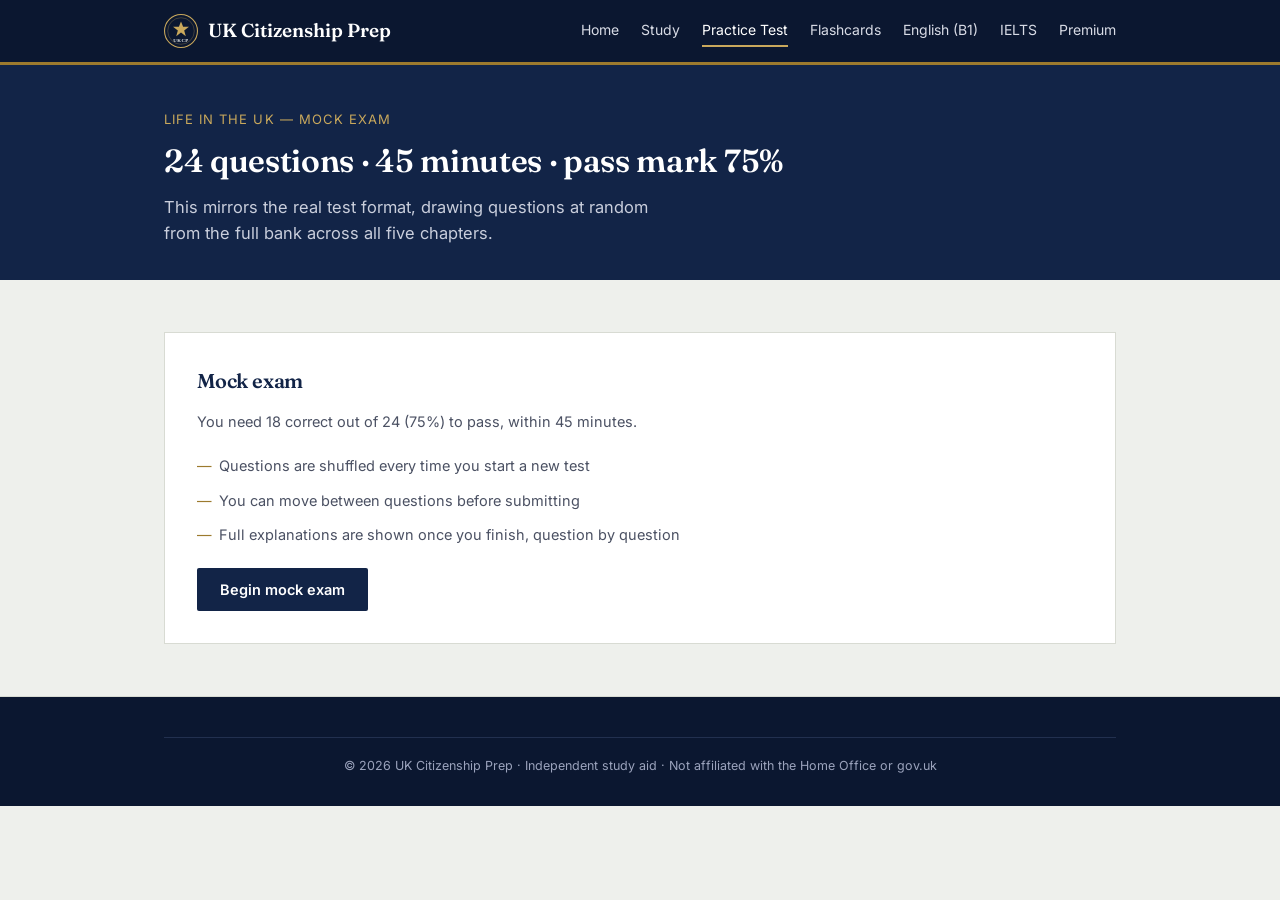
<file: practice.html>
<!DOCTYPE html>
<html lang="en">
<head>
<meta charset="UTF-8">
<meta name="viewport" content="width=device-width, initial-scale=1.0">
<title>Practice Test — UK Citizenship Prep</title>
<link rel="icon" href="assets/logo-mark.svg" type="image/svg+xml">
<link rel="preconnect" href="https://fonts.googleapis.com">
<link rel="preconnect" href="https://fonts.gstatic.com" crossorigin>
<link href="https://fonts.googleapis.com/css2?family=Fraunces:opsz,wght@9..144,400;9..144,500;9..144,600;9..144,700&family=Inter:wght@400;500;600;700&display=swap" rel="stylesheet">
<link rel="stylesheet" href="assets/style.css">
</head>
<body data-page="practice">

<header class="site-header">
  <div class="site-header-inner">
    <a class="brand" href="index.html"><img src="assets/logo-mark.svg" alt="UK Citizenship Prep logo"> UK Citizenship Prep</a>
    <nav class="nav" id="mainNav">
      <a href="index.html" data-page="home">Home</a>
      <a href="study.html" data-page="study">Study</a>
      <a href="practice.html" data-page="practice">Practice Test</a>
      <a href="flashcards.html" data-page="flashcards">Flashcards</a>
      <a href="english.html" data-page="english">English (B1)</a>
      <a href="ielts.html" data-page="ielts">IELTS</a>
      <a href="premium.html" data-page="premium">Premium</a>
    </nav>
    <button class="nav-mobile-toggle" id="navToggle" aria-expanded="false" aria-controls="mainNav" aria-label="Toggle navigation menu">Menu</button>
  </div>
</header>

<section class="hero" style="padding:44px 0 34px;">
  <div class="hero-inner">
    <div class="kicker">Life in the UK — Mock Exam</div>
    <h1 style="font-size:32px;">24 questions · 45 minutes · pass mark 75%</h1>
    <p class="lead" style="margin-bottom:0;">This mirrors the real test format, drawing questions at random from the full bank across all five chapters.</p>
  </div>
</section>

<section class="panel">
  <div class="container">

    <div id="testSetup" class="test-setup">
      <h3>Mock exam</h3>
      <p style="color:var(--ink-soft);font-size:14.5px;">You need 18 correct out of 24 (75%) to pass, within 45 minutes.</p>
      <ul>
        <li>Questions are shuffled every time you start a new test</li>
        <li>You can move between questions before submitting</li>
        <li>Full explanations are shown once you finish, question by question</li>
      </ul>
      <div id="dailyLimitNote" class="limit-note">
        You've used your 3 free mock exams for this session. <a href="premium.html">Upgrade to Premium</a> for unlimited tests.
      </div>
      <button class="btn btn-navy" id="startTestBtn">Begin mock exam</button>
    </div>

    <div id="quizArea" class="hidden"></div>
    <div id="resultsArea" class="hidden"></div>

  </div>
</section>

<footer class="site-footer">
  <div class="container">
    <div class="footer-bottom">
      © <span id="footerYear"></span> UK Citizenship Prep · Independent study aid · Not affiliated with the Home Office or gov.uk
    </div>
  </div>
</footer>

<div id="modalRoot"></div>
<script src="assets/questions-uk.js"></script>
<script src="assets/config.js"></script>
<script src="assets/premium.js"></script>
<script src="assets/quiz-engine.js"></script>
<script src="assets/app.js"></script>
<script>
  initQuizEngine({
    setupId: 'testSetup',
    quizAreaId: 'quizArea',
    resultsId: 'resultsArea',
    limitNoteId: 'dailyLimitNote',
    startBtnId: 'startTestBtn',
    questions: UK_QUESTIONS,
    groups: UK_CHAPTERS.map(c => ({ id: c.id, title: c.title })),
    testLength: 24,
    testSeconds: 45 * 60,
    passMark: 0.75,
    freeLimit: 3,
    module: 'uk'
  });
</script>
</body>
</html>
</file>
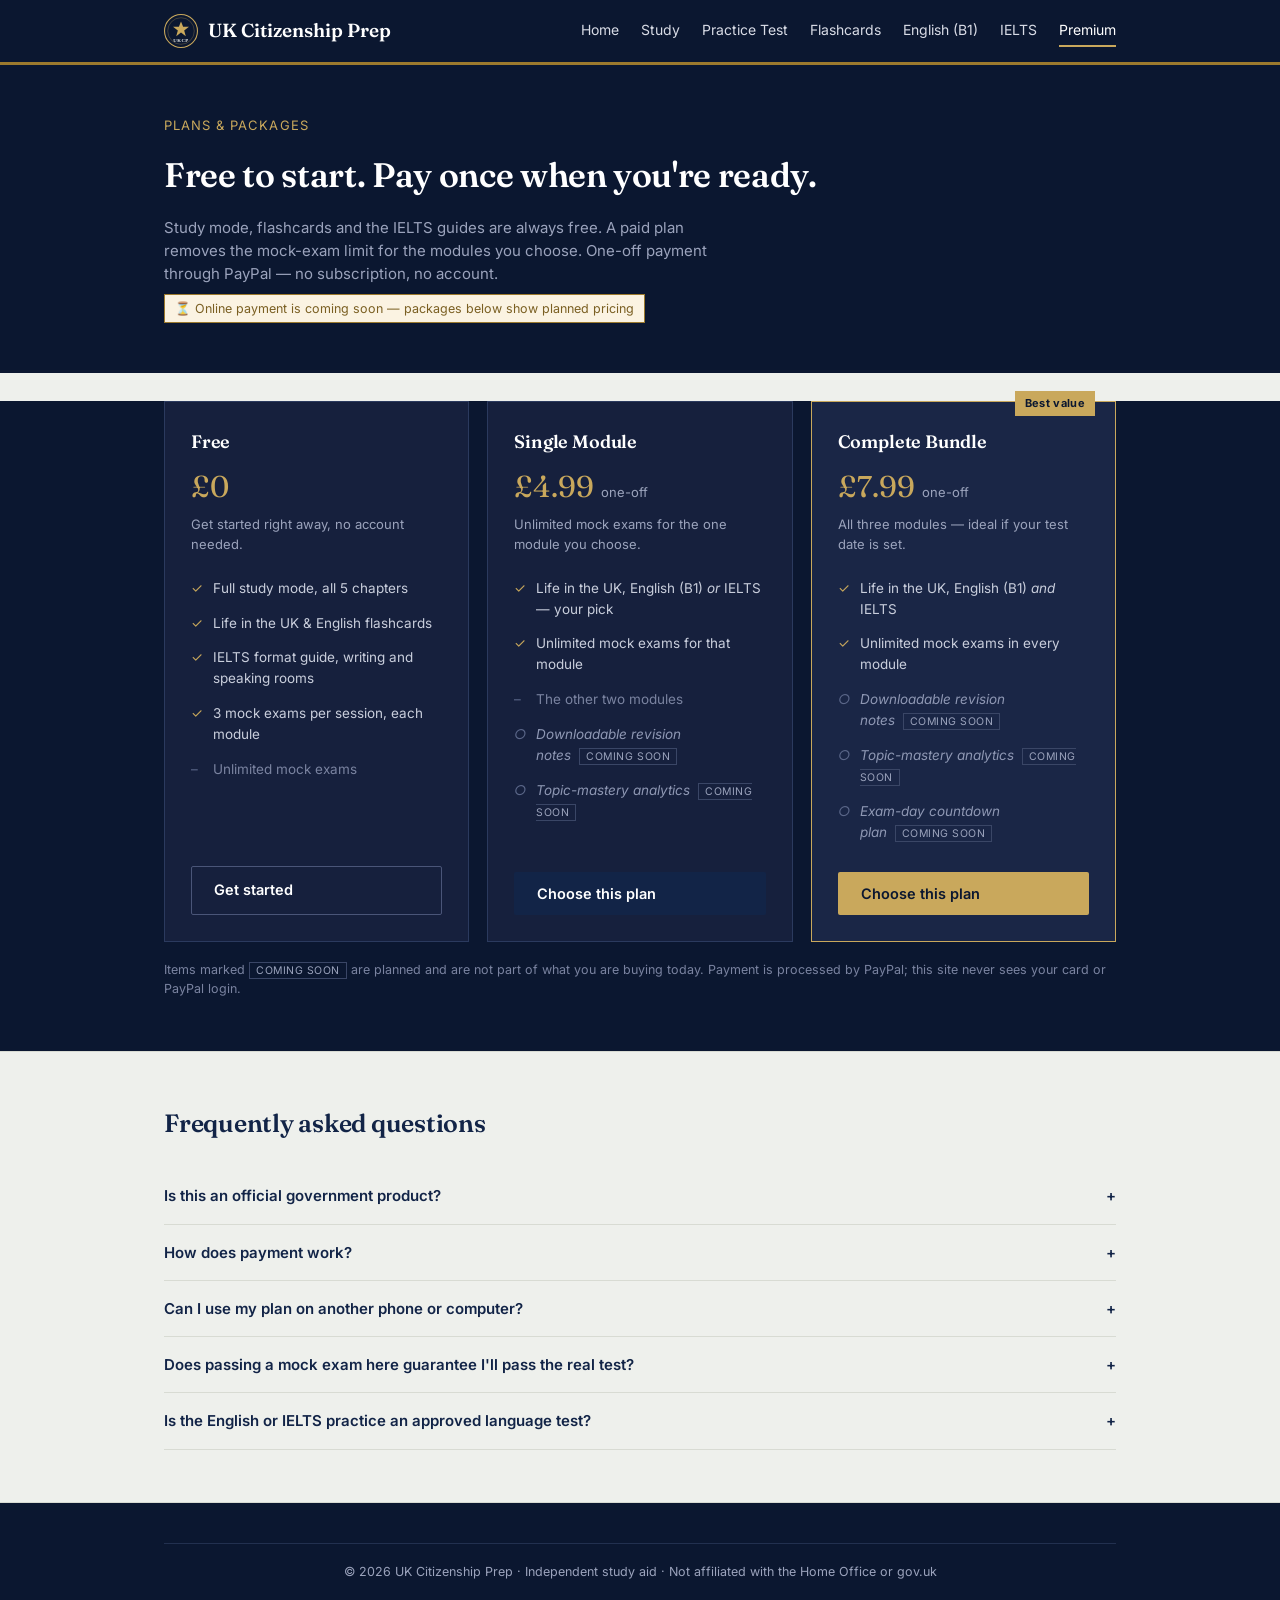
<file: premium.html>
<!DOCTYPE html>
<html lang="en">
<head>
<meta charset="UTF-8">
<meta name="viewport" content="width=device-width, initial-scale=1.0">
<title>Premium Plans — UK Citizenship Prep</title>
<meta name="description" content="Unlimited mock exams for Life in the UK, English (B1) and IELTS. One-off payment through PayPal, no subscription.">
<link rel="icon" href="assets/logo-mark.svg" type="image/svg+xml">
<link rel="preconnect" href="https://fonts.googleapis.com">
<link rel="preconnect" href="https://fonts.gstatic.com" crossorigin>
<link href="https://fonts.googleapis.com/css2?family=Fraunces:opsz,wght@9..144,400;9..144,500;9..144,600;9..144,700&family=Inter:wght@400;500;600;700&display=swap" rel="stylesheet">
<link rel="stylesheet" href="assets/style.css">
</head>
<body data-page="premium">

<header class="site-header">
  <div class="site-header-inner">
    <a class="brand" href="index.html"><img src="assets/logo-mark.svg" alt="UK Citizenship Prep logo"> UK Citizenship Prep</a>
    <nav class="nav" id="mainNav">
      <a href="index.html" data-page="home">Home</a>
      <a href="study.html" data-page="study">Study</a>
      <a href="practice.html" data-page="practice">Practice Test</a>
      <a href="flashcards.html" data-page="flashcards">Flashcards</a>
      <a href="english.html" data-page="english">English (B1)</a>
      <a href="ielts.html" data-page="ielts">IELTS</a>
      <a href="premium.html" data-page="premium">Premium</a>
    </nav>
    <button class="nav-mobile-toggle" id="navToggle" aria-expanded="false" aria-controls="mainNav" aria-label="Toggle navigation menu">Menu</button>
  </div>
</header>

<section class="premium-band" style="padding:50px 0 40px;">
  <div class="container">
    <div class="kicker">Plans &amp; Packages</div>
    <h1 style="color:#fff;font-size:34px;">Free to start. Pay once when you're ready.</h1>
    <p style="color:#9BA3BC;max-width:580px;margin:14px 0 8px;font-size:15px;">Study mode, flashcards and the IELTS guides are always free. A paid plan removes the mock-exam limit for the modules you choose. One-off payment through PayPal — no subscription, no account.</p>
    <div class="coming-soon-badge hidden" id="notConfiguredBadge">⏳ Online payment is coming soon — packages below show planned pricing</div>
    <div class="owned-badge hidden" id="ownedBadge"></div>
  </div>
</section>

<section class="panel premium-band" style="padding-top:0;">
  <div class="container">
    <div class="compare">

      <div class="plan">
        <h3>Free</h3>
        <div class="price">£0</div>
        <div class="desc">Get started right away, no account needed.</div>
        <ul>
          <li>Full study mode, all 5 chapters</li>
          <li>Life in the UK &amp; English flashcards</li>
          <li>IELTS format guide, writing and speaking rooms</li>
          <li>3 mock exams per session, each module</li>
          <li class="no">Unlimited mock exams</li>
        </ul>
        <a class="btn btn-outline" href="practice.html">Get started</a>
      </div>

      <div class="plan">
        <h3>Single Module</h3>
        <div class="price">£<span data-price="module">4.99</span> <small>one-off</small></div>
        <div class="desc">Unlimited mock exams for the one module you choose.</div>
        <ul>
          <li>Life in the UK, English (B1) <i>or</i> IELTS — your pick</li>
          <li>Unlimited mock exams for that module</li>
          <li class="no">The other two modules</li>
          <li class="soon">Downloadable revision notes</li>
          <li class="soon">Topic-mastery analytics</li>
        </ul>
        <button class="btn btn-navy" data-plan="module">Choose this plan</button>
      </div>

      <div class="plan gold">
        <div class="ribbon">Best value</div>
        <h3>Complete Bundle</h3>
        <div class="price">£<span data-price="bundle">7.99</span> <small>one-off</small></div>
        <div class="desc">All three modules — ideal if your test date is set.</div>
        <ul>
          <li>Life in the UK, English (B1) <i>and</i> IELTS</li>
          <li>Unlimited mock exams in every module</li>
          <li class="soon">Downloadable revision notes</li>
          <li class="soon">Topic-mastery analytics</li>
          <li class="soon">Exam-day countdown plan</li>
        </ul>
        <button class="btn btn-gold" data-plan="bundle">Choose this plan</button>
      </div>
    </div>
    <p style="color:#7a83a0;font-size:12.5px;margin:18px 0 0;">Items marked <span class="soon-tag">Coming soon</span> are planned and are not part of what you are buying today. Payment is processed by PayPal; this site never sees your card or PayPal login.</p>
  </div>
</section>

<section class="panel">
  <div class="container">
    <div class="section-head">
      <h2>Frequently asked questions</h2>
    </div>
    <div class="faq-item">
      <div class="faq-q"><span>Is this an official government product?</span><span class="faq-plus">+</span></div>
      <div class="faq-a">No. This is an independent study aid, not affiliated with the Home Office, UK Visas and Immigration, or gov.uk. It's designed to help you prepare, alongside — not instead of — the official handbook and requirements.</div>
    </div>
    <div class="faq-item">
      <div class="faq-q"><span>How does payment work?</span><span class="faq-plus">+</span></div>
      <div class="faq-a">You pay once through PayPal — with your PayPal balance or, where PayPal offers it, a debit or credit card. There is no subscription and nothing renews. Access unlocks as soon as PayPal confirms the payment.</div>
    </div>
    <div class="faq-item">
      <div class="faq-q"><span>Can I use my plan on another phone or computer?</span><span class="faq-plus">+</span></div>
      <div class="faq-a">Your access is saved in the browser you paid from. If you switch device, or clear your browser's site data, it will not carry over automatically. Keep your PayPal order ID and contact us with it and we will sort it out.</div>
    </div>
    <div class="faq-item">
      <div class="faq-q"><span>Does passing a mock exam here guarantee I'll pass the real test?</span><span class="faq-plus">+</span></div>
      <div class="faq-a">No test can guarantee a result. Consistently scoring well above the pass mark across several mock exams is a good sign you're well prepared, but always study the official handbook as your primary source.</div>
    </div>
    <div class="faq-item">
      <div class="faq-q"><span>Is the English or IELTS practice an approved language test?</span><span class="faq-plus">+</span></div>
      <div class="faq-a">No. It's practice material only. For your application, you'll need an approved Secure English Language Test (SELT) from a Home Office-approved provider, unless you qualify for an exemption.</div>
    </div>
    <p id="supportLine" class="hidden" style="margin-top:22px;font-size:14px;color:var(--ink-soft);"></p>
  </div>
</section>

<footer class="site-footer">
  <div class="container">
    <div class="footer-bottom">
      © <span id="footerYear"></span> UK Citizenship Prep · Independent study aid · Not affiliated with the Home Office or gov.uk
    </div>
  </div>
</footer>

<div id="modalRoot"></div>
<script src="assets/config.js"></script>
<script src="assets/premium.js"></script>
<script src="assets/app.js"></script>
<script>
  // Prices shown on the page always come from the same config that PayPal charges from.
  document.querySelectorAll('[data-price]').forEach(el => {
    const p = SITE_CONFIG.plans[el.dataset.price];
    if (p) el.textContent = p.price;
  });

  // Buy buttons
  document.querySelectorAll('[data-plan]').forEach(btn => {
    btn.addEventListener('click', () => Premium.openCheckout(btn.dataset.plan));
  });

  // Status banners
  function refreshStatus() {
    document.getElementById('notConfiguredBadge').classList.toggle('hidden', Premium.isConfigured());
    const owned = Premium.modulesOwned();
    const badge = document.getElementById('ownedBadge');
    if (owned.length) {
      badge.textContent = '✓ Unlocked on this device: ' + owned.map(m => Premium.MODULES[m]).join(', ');
      badge.classList.remove('hidden');
    } else {
      badge.classList.add('hidden');
    }
    // Everything owned → the bundle has nothing left to sell.
    const all = Object.keys(Premium.MODULES).every(m => owned.includes(m));
    document.querySelectorAll('[data-plan]').forEach(b => {
      b.disabled = all;
      b.style.opacity = all ? '.5' : '';
      b.style.cursor = all ? 'default' : '';
    });
  }
  refreshStatus();
  document.addEventListener('premium:changed', refreshStatus);

  // Support contact, only if one has been set in assets/config.js
  if (SITE_CONFIG.supportEmail) {
    const s = document.getElementById('supportLine');
    s.innerHTML = 'Questions about a payment? Email <b>' + SITE_CONFIG.supportEmail + '</b> and include your PayPal order ID.';
    s.classList.remove('hidden');
  }
</script>
</body>
</html>
</file>
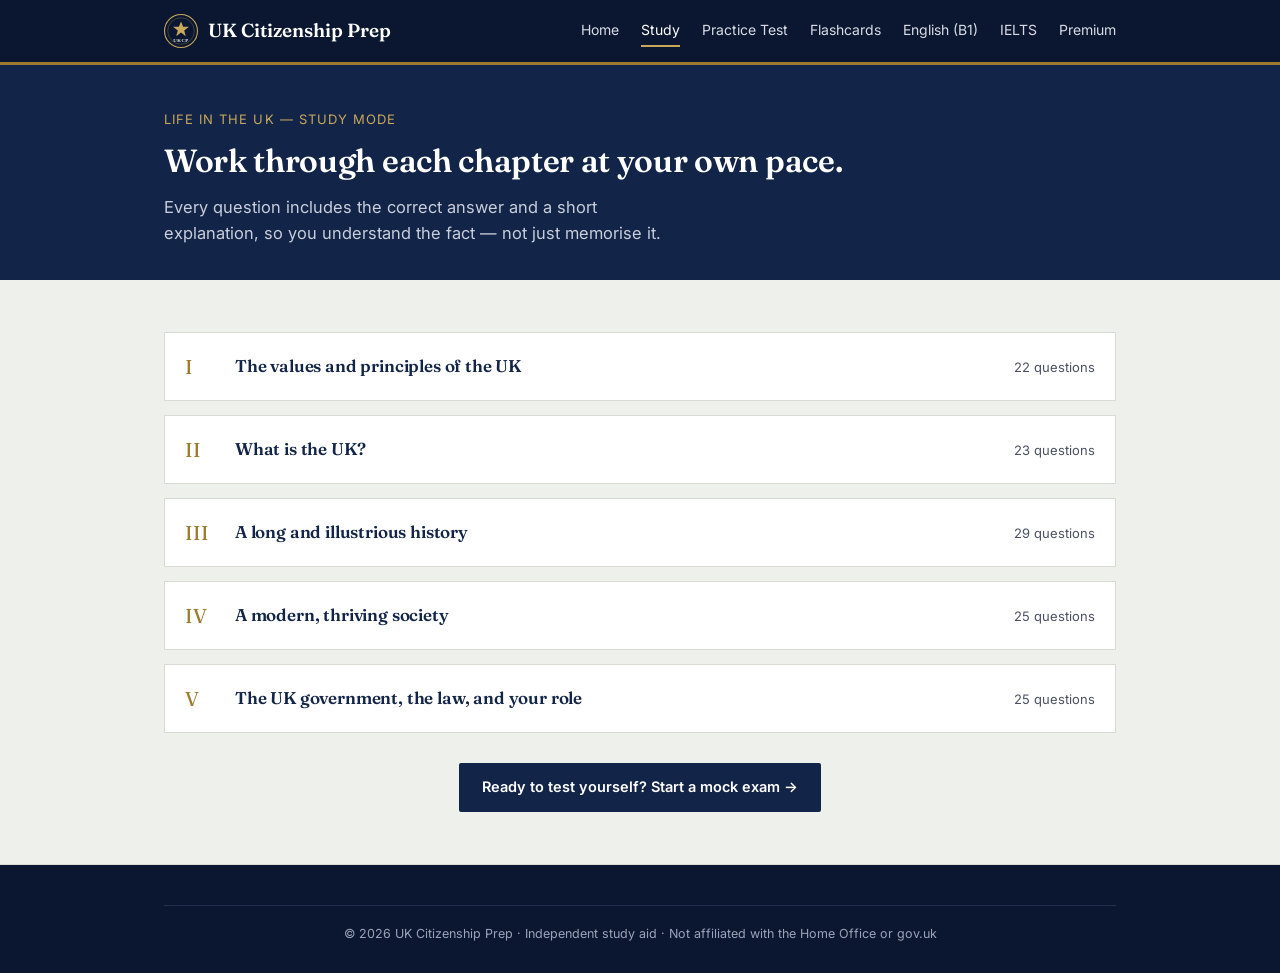
<file: study.html>
<!DOCTYPE html>
<html lang="en">
<head>
<meta charset="UTF-8">
<meta name="viewport" content="width=device-width, initial-scale=1.0">
<title>Study by Chapter — UK Citizenship Prep</title>
<link rel="icon" href="assets/logo-mark.svg" type="image/svg+xml">
<link rel="preconnect" href="https://fonts.googleapis.com">
<link rel="preconnect" href="https://fonts.gstatic.com" crossorigin>
<link href="https://fonts.googleapis.com/css2?family=Fraunces:opsz,wght@9..144,400;9..144,500;9..144,600;9..144,700&family=Inter:wght@400;500;600;700&display=swap" rel="stylesheet">
<link rel="stylesheet" href="assets/style.css">
</head>
<body data-page="study">

<header class="site-header">
  <div class="site-header-inner">
    <a class="brand" href="index.html"><img src="assets/logo-mark.svg" alt="UK Citizenship Prep logo"> UK Citizenship Prep</a>
    <nav class="nav" id="mainNav">
      <a href="index.html" data-page="home">Home</a>
      <a href="study.html" data-page="study">Study</a>
      <a href="practice.html" data-page="practice">Practice Test</a>
      <a href="flashcards.html" data-page="flashcards">Flashcards</a>
      <a href="english.html" data-page="english">English (B1)</a>
      <a href="ielts.html" data-page="ielts">IELTS</a>
      <a href="premium.html" data-page="premium">Premium</a>
    </nav>
    <button class="nav-mobile-toggle" id="navToggle" aria-expanded="false" aria-controls="mainNav" aria-label="Toggle navigation menu">Menu</button>
  </div>
</header>

<section class="hero" style="padding:44px 0 34px;">
  <div class="hero-inner">
    <div class="kicker">Life in the UK — Study Mode</div>
    <h1 style="font-size:32px;">Work through each chapter at your own pace.</h1>
    <p class="lead" style="margin-bottom:0;">Every question includes the correct answer and a short explanation, so you understand the fact — not just memorise it.</p>
  </div>
</section>

<section class="panel">
  <div class="container">
    <div id="chapterList"></div>
    <div style="text-align:center;margin-top:30px;">
      <a class="btn btn-navy" href="practice.html">Ready to test yourself? Start a mock exam →</a>
    </div>
  </div>
</section>

<footer class="site-footer">
  <div class="container">
    <div class="footer-bottom">
      © <span id="footerYear"></span> UK Citizenship Prep · Independent study aid · Not affiliated with the Home Office or gov.uk
    </div>
  </div>
</footer>

<div id="modalRoot"></div>
<script src="assets/questions-uk.js"></script>
<script src="assets/app.js"></script>
<script>
  const chapterListEl = document.getElementById('chapterList');
  UK_CHAPTERS.forEach(c => {
    const qs = UK_QUESTIONS.filter(q => q.group === c.id);
    const div = document.createElement('div');
    div.className = 'chapter';
    div.innerHTML = `
      <div class="chapter-head">
        <div class="chapter-roman">${c.roman}</div>
        <h3>${c.title}</h3>
        <div class="meta">${qs.length} questions</div>
      </div>
      <div class="chapter-body">
        ${qs.map(q => `
          <div class="study-q">
            <div class="q">${q.q}</div>
            <div class="a"><b>${q.opts[q.correct]}</b> — ${q.ex}</div>
          </div>`).join('')}
      </div>`;
    chapterListEl.appendChild(div);
  });
</script>
</body>
</html>
</file>
<file: assets/style.css>
:root{
  --navy:#122447;
  --navy-deep:#0b1730;
  --paper:#EEF0EC;
  --paper-card:#FFFFFF;
  --ink:#171A21;
  --ink-soft:#4B5163;
  --red:#A31E2E;
  --gold:#9C7A2E;
  --gold-light:#C9A85C;
  --line:#D8DBD3;
  --good:#1F7A4D;
  --bad:#A31E2E;
  --radius:2px;
}
*{box-sizing:border-box;}
html{scroll-behavior:smooth;}
body{margin:0;background:var(--paper);color:var(--ink);font-family:'Inter',sans-serif;line-height:1.55;}
h1,h2,h3,.serif{font-family:'Fraunces',serif;font-weight:600;letter-spacing:-0.01em;color:var(--navy);margin:0;}
a{color:inherit;text-decoration:none;}
img{max-width:100%;display:block;}
.container{max-width:1000px;margin:0 auto;padding:0 24px;}
.hidden{display:none !important;}

/* ---------- Site header ---------- */
.site-header{background:var(--navy-deep);border-bottom:3px solid var(--gold);position:sticky;top:0;z-index:40;}
.site-header-inner{max-width:1000px;margin:0 auto;padding:14px 24px;display:flex;align-items:center;justify-content:space-between;}
.brand{display:flex;align-items:center;gap:10px;font-family:'Fraunces',serif;font-size:19px;font-weight:600;color:#fff;}
.brand img{width:34px;height:34px;}
.nav{display:flex;gap:22px;font-size:14px;}
.nav a{color:#D9DCE6;padding:4px 0;border-bottom:2px solid transparent;}
.nav a:hover,.nav a.active{color:#fff;border-bottom-color:var(--gold-light);}
.header-cta{display:flex;align-items:center;gap:14px;}
.nav-mobile-toggle{display:none;background:none;border:1px solid #3a4666;color:#fff;padding:6px 10px;font-size:13px;cursor:pointer;}
@media(max-width:780px){
  .nav{display:none;}
  .nav-mobile-toggle{display:inline-block;}
  .nav.open{display:flex;flex-direction:column;position:absolute;top:64px;left:0;right:0;background:var(--navy-deep);padding:14px 24px;gap:14px;border-bottom:2px solid var(--gold);}
}

/* ---------- Buttons ---------- */
.btn{font-family:'Inter',sans-serif;font-size:14.5px;font-weight:600;padding:12px 22px;border-radius:var(--radius);cursor:pointer;border:1.5px solid transparent;display:inline-flex;align-items:center;gap:8px;}
.btn-gold{background:var(--gold-light);color:var(--navy-deep);}
.btn-gold:hover{background:#dabb74;}
.btn-outline{background:transparent;border-color:#4a5578;color:#fff;}
.btn-outline:hover{border-color:var(--gold-light);}
.btn-outline-navy{background:transparent;border-color:var(--line);color:var(--navy);}
.btn-outline-navy:hover{border-color:var(--navy);}
.btn-navy{background:var(--navy);color:#fff;}
.btn-navy:hover{background:var(--navy-deep);}
.btn-red{background:var(--red);color:#fff;}
.btn:disabled{opacity:.5;cursor:not-allowed;}
.btn-sm{padding:8px 14px;font-size:13px;}

/* ---------- Hero (shared, per-page kicker/title/lead passed via HTML) ---------- */
.hero{background:var(--navy);color:#fff;padding:56px 0 44px;position:relative;overflow:hidden;}
.hero-grid{display:grid;grid-template-columns:1.1fr .9fr;gap:36px;align-items:center;}
.hero-inner{max-width:1000px;margin:0 auto;padding:0 24px;position:relative;}
.kicker{font-size:13px;color:var(--gold-light);text-transform:uppercase;letter-spacing:.08em;margin-bottom:14px;}
.hero h1{font-size:38px;line-height:1.12;color:#fff;}
.hero p.lead{font-size:16.5px;color:#C9CEDC;max-width:520px;margin:16px 0 26px;}
.cta-row{display:flex;gap:12px;flex-wrap:wrap;}
.hero-art{width:100%;max-width:360px;justify-self:end;}
@media(max-width:780px){.hero-grid{grid-template-columns:1fr;}.hero-art{max-width:220px;margin:0 auto;}}

.disclaimer{margin-top:28px;background:rgba(255,255,255,.06);border:1px solid #33406a;padding:14px 18px;font-size:13.5px;color:#C9CEDC;max-width:640px;}
.disclaimer strong{color:#fff;}

/* info strip */
.infostrip{background:var(--navy-deep);border-top:1px solid #22304f;}
.infostrip-inner{max-width:1000px;margin:0 auto;padding:20px 24px;display:grid;grid-template-columns:repeat(4,1fr);gap:0;}
.infostrip-item{padding:0 20px;border-left:1px solid #2b3a5e;}
.infostrip-item:first-child{border-left:none;padding-left:0;}
.infostrip-num{font-family:'Fraunces',serif;font-size:26px;color:var(--gold-light);}
.infostrip-label{font-size:12.5px;color:#9BA3BC;margin-top:2px;}
@media(max-width:780px){.infostrip-inner{grid-template-columns:1fr 1fr;gap:16px;}.infostrip-item{border-left:none;padding-left:0;padding-bottom:10px;}}

/* ---------- Sections ---------- */
section.panel{padding:52px 0;border-bottom:1px solid var(--line);}
.section-head{display:flex;align-items:baseline;justify-content:space-between;margin-bottom:26px;flex-wrap:wrap;gap:10px;}
.section-head h2{font-size:25px;}
.section-head .sub{color:var(--ink-soft);font-size:14.5px;}

/* feature/module cards on homepage */
.card-grid{display:grid;grid-template-columns:repeat(3,1fr);gap:18px;}
@media(max-width:780px){.card-grid{grid-template-columns:1fr;}}
.feature-card{background:var(--paper-card);border:1px solid var(--line);padding:24px;}
.feature-card .icon{width:38px;height:38px;margin-bottom:14px;}
.feature-card h3{font-size:17px;margin-bottom:8px;}
.feature-card p{font-size:14px;color:var(--ink-soft);margin:0 0 14px;}

/* stat / trust row */
.trust-row{display:flex;gap:28px;flex-wrap:wrap;align-items:center;margin-top:8px;}
.trust-item{font-size:13px;color:var(--ink-soft);display:flex;align-items:center;gap:8px;}
.trust-item .dot{width:6px;height:6px;background:var(--gold);border-radius:50%;}

/* ---------- Chapter / study list ---------- */
.chapter{background:var(--paper-card);border:1px solid var(--line);margin-bottom:14px;}
.chapter-head{display:flex;align-items:center;gap:16px;padding:18px 20px;cursor:pointer;}
.chapter-roman{font-family:'Fraunces',serif;color:var(--gold);font-size:20px;min-width:34px;}
.chapter-head h3{font-size:17px;color:var(--navy);}
.chapter-head .meta{margin-left:auto;font-size:13px;color:var(--ink-soft);}
.chapter-body{padding:0 20px 20px 70px;display:none;}
.chapter.open .chapter-body{display:block;}
.chapter.open .chapter-head{border-bottom:1px solid var(--line);}
.study-q{padding:14px 0;border-top:1px solid #ECEEE6;}
.study-q:first-child{border-top:none;}
.study-q .q{font-weight:600;font-size:14.5px;margin-bottom:6px;}
.study-q .a{font-size:13.5px;color:var(--ink-soft);}
.study-q .a b{color:var(--good);}
@media(max-width:600px){.chapter-body{padding-left:20px;}}

/* ---------- Quiz engine (shared by Life in the UK + English tests) ---------- */
.test-setup{background:var(--paper-card);border:1px solid var(--line);padding:32px;text-align:left;}
.test-setup h3{font-size:20px;margin-bottom:10px;}
.test-setup ul{margin:16px 0;padding-left:0;list-style:none;font-size:14.5px;color:var(--ink-soft);}
.test-setup li{padding:6px 0 6px 22px;position:relative;}
.test-setup li:before{content:"—";position:absolute;left:0;color:var(--gold);}
.limit-note{font-size:13.5px;color:var(--red);margin-bottom:16px;display:none;}
.limit-note a{color:var(--red);text-decoration:underline;cursor:pointer;}

.quiz-shell{background:var(--paper-card);border:1px solid var(--line);}
.quiz-top{display:flex;align-items:center;justify-content:space-between;padding:14px 22px;border-bottom:1px solid var(--line);background:#FAFAF7;font-size:13.5px;color:var(--ink-soft);}
.timer{font-family:'Fraunces',serif;font-size:17px;color:var(--navy);font-variant-numeric:tabular-nums;}
.timer.warn{color:var(--red);}
.progressbar{height:4px;background:var(--line);}
.progressbar-fill{height:100%;background:var(--gold);width:0%;transition:width .2s;}
.quiz-body{padding:32px 30px;}
.quiz-passage{background:#F5F6F1;border-left:3px solid var(--navy);padding:16px 18px;font-size:14px;color:var(--ink-soft);margin-bottom:20px;}
.quiz-chapter-tag{font-size:12px;text-transform:uppercase;letter-spacing:.06em;color:var(--gold);margin-bottom:10px;}
.quiz-q{font-size:19px;color:var(--navy);font-family:'Fraunces',serif;margin-bottom:22px;line-height:1.35;}
.options{display:flex;flex-direction:column;gap:10px;}
.option{text-align:left;border:1px solid var(--line);background:#fff;padding:14px 16px;font-family:'Inter',sans-serif;font-size:14.5px;cursor:pointer;display:flex;gap:12px;align-items:flex-start;width:100%;}
.option:hover{border-color:var(--navy);}
.option .letter{width:22px;height:22px;border:1px solid var(--line);display:flex;align-items:center;justify-content:center;font-size:12px;flex:none;color:var(--ink-soft);}
.option.selected{border-color:var(--navy);background:#F2F4FB;}
.option.selected .letter{background:var(--navy);color:#fff;border-color:var(--navy);}
.option.correct{border-color:var(--good);background:#EFF8F2;}
.option.correct .letter{background:var(--good);color:#fff;border-color:var(--good);}
.option.incorrect{border-color:var(--bad);background:#FBEEEF;}
.option.incorrect .letter{background:var(--bad);color:#fff;border-color:var(--bad);}
.explain{margin-top:16px;padding:14px 16px;background:#F5F6F1;border-left:3px solid var(--gold);font-size:13.5px;color:var(--ink-soft);display:none;}
.explain.show{display:block;}
.quiz-nav{display:flex;justify-content:space-between;padding:18px 30px;border-top:1px solid var(--line);}

.results{padding:36px;text-align:center;}
.results .score{font-family:'Fraunces',serif;font-size:56px;color:var(--navy);}
.results .verdict{font-size:16px;margin:6px 0 26px;font-weight:600;}
.verdict.pass{color:var(--good);}
.verdict.fail{color:var(--bad);}
.breakdown{text-align:left;max-width:440px;margin:0 auto 26px;}
.breakdown-row{display:flex;justify-content:space-between;font-size:13.5px;padding:8px 0;border-bottom:1px solid var(--line);gap:10px;}
.breakdown-bar{background:var(--line);height:6px;width:120px;position:relative;flex:none;}
.breakdown-bar span{position:absolute;left:0;top:0;height:100%;background:var(--gold);}

/* ---------- Flashcards ---------- */
.flash-wrap{display:flex;flex-direction:column;align-items:center;gap:18px;}
.flashcard{width:100%;max-width:520px;height:260px;perspective:1200px;cursor:pointer;}
.flashcard-inner{position:relative;width:100%;height:100%;transition:transform .5s;transform-style:preserve-3d;}
.flashcard.flipped .flashcard-inner{transform:rotateY(180deg);}
.flashcard-face{position:absolute;inset:0;backface-visibility:hidden;background:var(--navy);color:#fff;display:flex;align-items:center;justify-content:center;padding:30px;text-align:center;font-family:'Fraunces',serif;font-size:21px;border:1px solid var(--navy);}
.flashcard-face.back{transform:rotateY(180deg);background:#fff;color:var(--ink);border:1px solid var(--line);font-family:'Inter',sans-serif;font-size:15.5px;font-weight:500;}
.flashcard-face .tag{position:absolute;top:14px;left:16px;font-size:11px;text-transform:uppercase;letter-spacing:.07em;color:var(--gold-light);}
.flashcard-face.back .tag{color:var(--gold);}
.flash-count{font-size:13.5px;color:var(--ink-soft);}
.flash-controls{display:flex;gap:14px;align-items:center;}

/* ---------- Pricing / premium ---------- */
.premium-band{background:var(--navy-deep);color:#fff;}
.compare{display:grid;grid-template-columns:repeat(3,1fr);gap:18px;margin-top:28px;}
@media(max-width:900px){.compare{grid-template-columns:1fr;}}
.plan{background:#16203D;border:1px solid #2b3a5e;padding:26px;display:flex;flex-direction:column;}
.plan.gold{border-color:var(--gold-light);background:#1A2646;position:relative;}
.plan.gold .ribbon{position:absolute;top:-11px;right:20px;background:var(--gold-light);color:var(--navy-deep);font-size:11px;font-weight:700;padding:4px 10px;letter-spacing:.03em;}
.plan h3{color:#fff;font-size:18px;}
.plan .price{font-family:'Fraunces',serif;font-size:30px;color:var(--gold-light);margin:8px 0 4px;}
.plan .price small{font-size:13px;color:#9BA3BC;font-family:'Inter',sans-serif;}
.plan .desc{font-size:13px;color:#9BA3BC;margin-bottom:16px;}
.plan ul{list-style:none;padding:0;margin:0 0 22px;font-size:13.5px;color:#C9CEDC;flex:1;}
.plan li{padding:7px 0 7px 22px;position:relative;}
.plan li:before{content:"✓";position:absolute;left:0;color:var(--gold-light);}
.plan li.no:before{content:"–";color:#5b6789;}
.plan li.no{color:#7a83a0;}

.coming-soon-badge{display:inline-flex;align-items:center;gap:6px;background:#FBF3E2;border:1px solid var(--gold);color:#7a5f22;font-size:12.5px;padding:4px 10px;margin-bottom:10px;}

/* FAQ accordion */
.faq-item{border-bottom:1px solid var(--line);}
.faq-q{padding:16px 0;display:flex;justify-content:space-between;align-items:center;cursor:pointer;font-weight:600;font-size:15px;color:var(--navy);}
.faq-a{padding:0 0 16px;font-size:14px;color:var(--ink-soft);display:none;}
.faq-item.open .faq-a{display:block;}
.faq-plus{transition:transform .2s;}
.faq-item.open .faq-plus{transform:rotate(45deg);}

/* modal */
.modal-backdrop{position:fixed;inset:0;background:rgba(11,23,48,.6);display:flex;align-items:center;justify-content:center;padding:20px;z-index:50;}
.modal{background:#fff;max-width:440px;width:100%;padding:30px;border-top:4px solid var(--gold);}
.modal h3{font-size:20px;margin-bottom:12px;}
.modal p{font-size:14.5px;color:var(--ink-soft);margin-bottom:18px;}
.modal .actions{display:flex;justify-content:flex-end;gap:10px;}

/* footer */
.site-footer{padding:40px 0 30px;background:var(--navy-deep);color:#9BA3BC;margin-top:0;}
.footer-grid{display:grid;grid-template-columns:2fr 1fr 1fr;gap:24px;margin-bottom:28px;}
@media(max-width:700px){.footer-grid{grid-template-columns:1fr;}}
.footer-brand{display:flex;align-items:center;gap:10px;color:#fff;font-family:'Fraunces',serif;font-size:17px;margin-bottom:10px;}
.footer-brand img{width:26px;height:26px;}
.footer-col h4{color:#fff;font-size:13px;text-transform:uppercase;letter-spacing:.06em;margin-bottom:12px;}
.footer-col a{display:block;font-size:13.5px;color:#9BA3BC;padding:4px 0;}
.footer-col a:hover{color:#fff;}
.footer-bottom{border-top:1px solid #22304f;padding-top:18px;font-size:12.5px;text-align:center;}

/* ======================================================================
   IELTS module
   ====================================================================== */
.skill-grid{display:grid;grid-template-columns:repeat(auto-fit,minmax(240px,1fr));gap:18px;margin-top:22px;}
.skill-card{background:var(--paper-card);border:1px solid var(--line);border-radius:var(--radius);padding:20px;border-top:3px solid var(--navy);}
.skill-card h3{font-size:19px;margin-bottom:4px;}
.skill-card .skill-meta{font-size:12.5px;color:var(--ink-soft);text-transform:uppercase;letter-spacing:.06em;margin-bottom:12px;}
.skill-card ul{margin:0;padding-left:18px;font-size:14px;color:var(--ink-soft);}
.skill-card li{margin-bottom:6px;}
.skill-card .same-note{margin-top:12px;font-size:12.5px;color:var(--gold);font-style:italic;}

.tabs{display:flex;gap:2px;flex-wrap:wrap;border-bottom:2px solid var(--line);margin-bottom:22px;}
.tab{background:none;border:none;border-bottom:3px solid transparent;margin-bottom:-2px;padding:10px 16px;font-family:'Inter',sans-serif;font-size:14px;font-weight:600;color:var(--ink-soft);cursor:pointer;}
.tab:hover{color:var(--navy);}
.tab.active{color:var(--navy);border-bottom-color:var(--gold);}
.tabpanel{display:none;}
.tabpanel.active{display:block;}

.reftable{width:100%;border-collapse:collapse;font-size:14px;background:var(--paper-card);border:1px solid var(--line);}
.reftable th,.reftable td{text-align:left;padding:9px 12px;border-bottom:1px solid var(--line);}
.reftable th{background:var(--navy);color:#fff;font-weight:600;font-size:13px;letter-spacing:.03em;}
.reftable tr:last-child td{border-bottom:none;}
.reftable td.band{font-family:'Fraunces',serif;font-weight:600;color:var(--navy);width:54px;}
.table-scroll{overflow-x:auto;}

.tip-list{background:var(--paper-card);border:1px solid var(--line);border-left:3px solid var(--gold);padding:16px 18px 16px 34px;margin:0;font-size:14px;color:var(--ink-soft);}
.tip-list li{margin-bottom:8px;}
.tip-list li:last-child{margin-bottom:0;}

.task-card{background:var(--paper-card);border:1px solid var(--line);padding:22px;margin-bottom:18px;}
.task-card .task-tag{display:inline-block;background:var(--navy);color:#fff;font-size:11.5px;letter-spacing:.07em;text-transform:uppercase;padding:3px 9px;margin-bottom:12px;}
.task-card .task-tag.gt{background:var(--gold);}
.task-prompt{font-size:16px;line-height:1.6;color:var(--ink);margin-bottom:12px;}
.task-data{background:var(--paper);border:1px dashed var(--line);padding:12px 14px;font-size:14px;color:var(--ink-soft);margin-bottom:14px;}

.writer-wrap{background:var(--paper-card);border:1px solid var(--line);padding:20px;}
.writer-wrap textarea{width:100%;min-height:280px;border:1px solid var(--line);padding:14px;font-family:'Inter',sans-serif;font-size:15px;line-height:1.6;resize:vertical;color:var(--ink);}
.writer-wrap textarea:focus{outline:2px solid var(--gold-light);outline-offset:-1px;}
.writer-bar{display:flex;justify-content:space-between;align-items:center;flex-wrap:wrap;gap:10px;margin-bottom:12px;}
.wordcount{font-size:14px;color:var(--ink-soft);}
.wordcount b{font-family:'Fraunces',serif;font-size:19px;color:var(--navy);}
.wordcount.short b{color:var(--bad);}
.wordcount.ok b{color:var(--good);}

.rubric{display:grid;grid-template-columns:repeat(auto-fit,minmax(250px,1fr));gap:16px;margin-top:18px;}
.rubric-col{background:var(--paper-card);border:1px solid var(--line);padding:16px;}
.rubric-col h4{font-family:'Fraunces',serif;font-size:15px;color:var(--navy);margin:0 0 10px;}
.rubric-col label{display:flex;gap:9px;align-items:flex-start;font-size:13.5px;color:var(--ink-soft);margin-bottom:8px;cursor:pointer;line-height:1.45;}
.rubric-col input{margin-top:3px;accent-color:var(--navy);flex-shrink:0;}
.rubric-score{margin-top:20px;text-align:center;background:var(--navy);color:#fff;padding:14px;}
.rubric-score .n{font-family:'Fraunces',serif;font-size:28px;}

.cue-card{background:var(--paper-card);border:2px solid var(--navy);padding:26px;max-width:560px;margin:0 auto;}
.cue-card h3{font-size:21px;margin-bottom:14px;}
.cue-card ul{padding-left:20px;color:var(--ink-soft);font-size:15px;margin:0 0 16px;}
.cue-card li{margin-bottom:5px;}
.cue-card .follow{border-top:1px solid var(--line);padding-top:14px;font-size:14px;color:var(--ink-soft);}
.cue-card .follow b{color:var(--navy);}
.bigtimer{font-family:'Fraunces',serif;font-size:46px;text-align:center;color:var(--navy);margin:14px 0 6px;letter-spacing:.02em;}
.bigtimer.warn{color:var(--bad);}
.timer-label{text-align:center;font-size:12.5px;letter-spacing:.09em;text-transform:uppercase;color:var(--ink-soft);margin-bottom:16px;}
.timer-controls{display:flex;gap:10px;justify-content:center;flex-wrap:wrap;}

.qbank{background:var(--paper-card);border:1px solid var(--line);padding:18px;margin-bottom:14px;}
.qbank h4{font-family:'Fraunces',serif;font-size:16px;color:var(--navy);margin:0 0 10px;}
.qbank ol{margin:0;padding-left:20px;font-size:14.5px;color:var(--ink-soft);}
.qbank li{margin-bottom:7px;}
.phrase-grid{display:grid;grid-template-columns:repeat(auto-fit,minmax(230px,1fr));gap:14px;}
.phrase-card{background:var(--paper-card);border:1px solid var(--line);border-left:3px solid var(--gold);padding:14px;}
.phrase-card h5{margin:0 0 8px;font-size:13px;text-transform:uppercase;letter-spacing:.06em;color:var(--navy);font-family:'Inter',sans-serif;}
.phrase-card p{margin:0 0 5px;font-size:14px;color:var(--ink-soft);font-style:italic;}

.version-grid{display:grid;grid-template-columns:repeat(auto-fit,minmax(260px,1fr));gap:16px;}
.version-card{background:var(--paper-card);border:1px solid var(--line);padding:18px;border-top:3px solid var(--gold);}
.version-card h3{font-size:18px;margin-bottom:6px;}
.version-card .who{font-size:13.5px;color:var(--ink-soft);margin-bottom:12px;font-style:italic;}
.version-card ul{margin:0;padding-left:18px;font-size:14px;color:var(--ink-soft);}
.version-card li{margin-bottom:5px;}

@media(max-width:600px){
  .bigtimer{font-size:38px;}
  .cue-card{padding:20px;}
}

/* ======================================================================
   Payments / premium status
   ====================================================================== */
.plan li.soon{color:#8f98b4;font-style:italic;}
.plan li.soon:before{content:"○";color:#5b6789;}
.plan li.soon:after{content:"Coming soon";margin-left:8px;font-size:10.5px;font-style:normal;letter-spacing:.05em;text-transform:uppercase;border:1px solid #3a4666;color:#9BA3BC;padding:1px 6px;}
.soon-tag{font-size:10.5px;letter-spacing:.05em;text-transform:uppercase;border:1px solid #3a4666;color:#9BA3BC;padding:1px 6px;}
.owned-badge{display:inline-flex;align-items:center;background:#E7F3EC;border:1px solid var(--good);color:var(--good);font-size:13px;font-weight:600;padding:5px 12px;margin-top:6px;}
.btn:disabled{cursor:default;}
</file>
